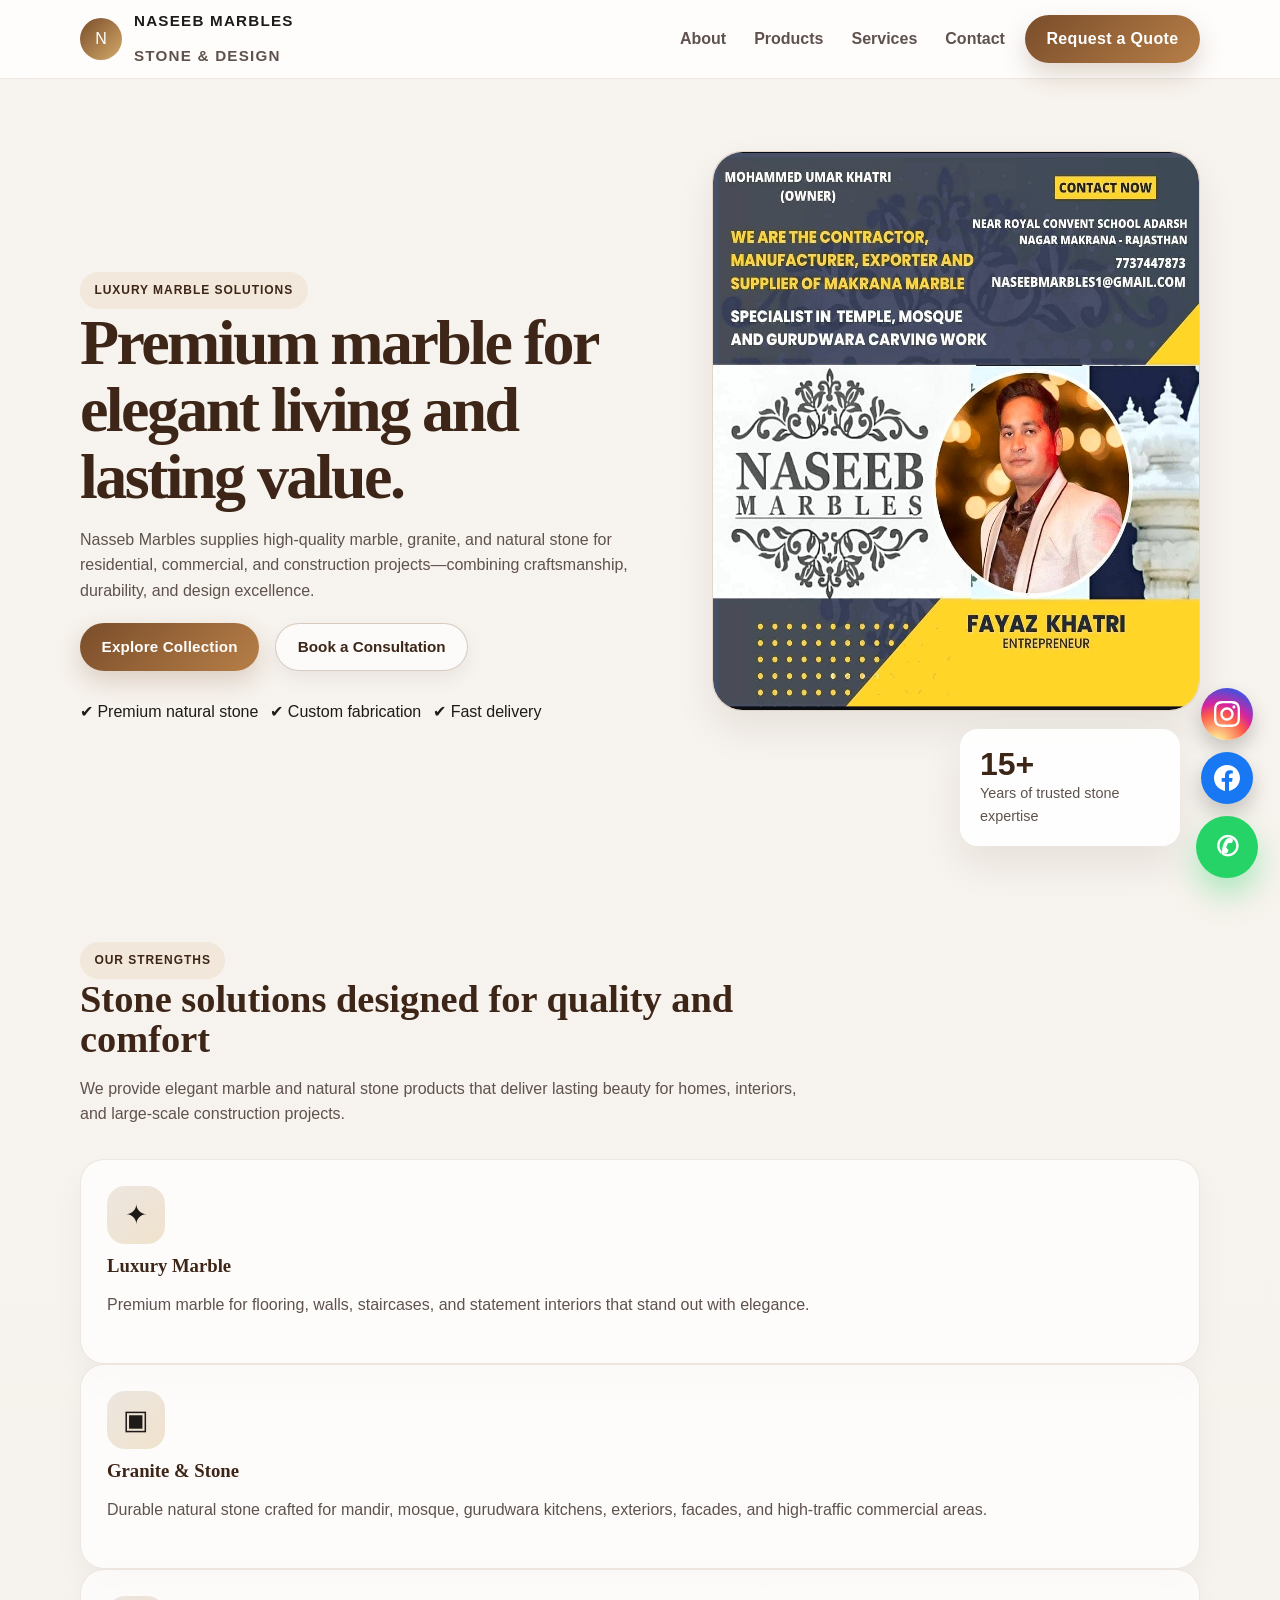
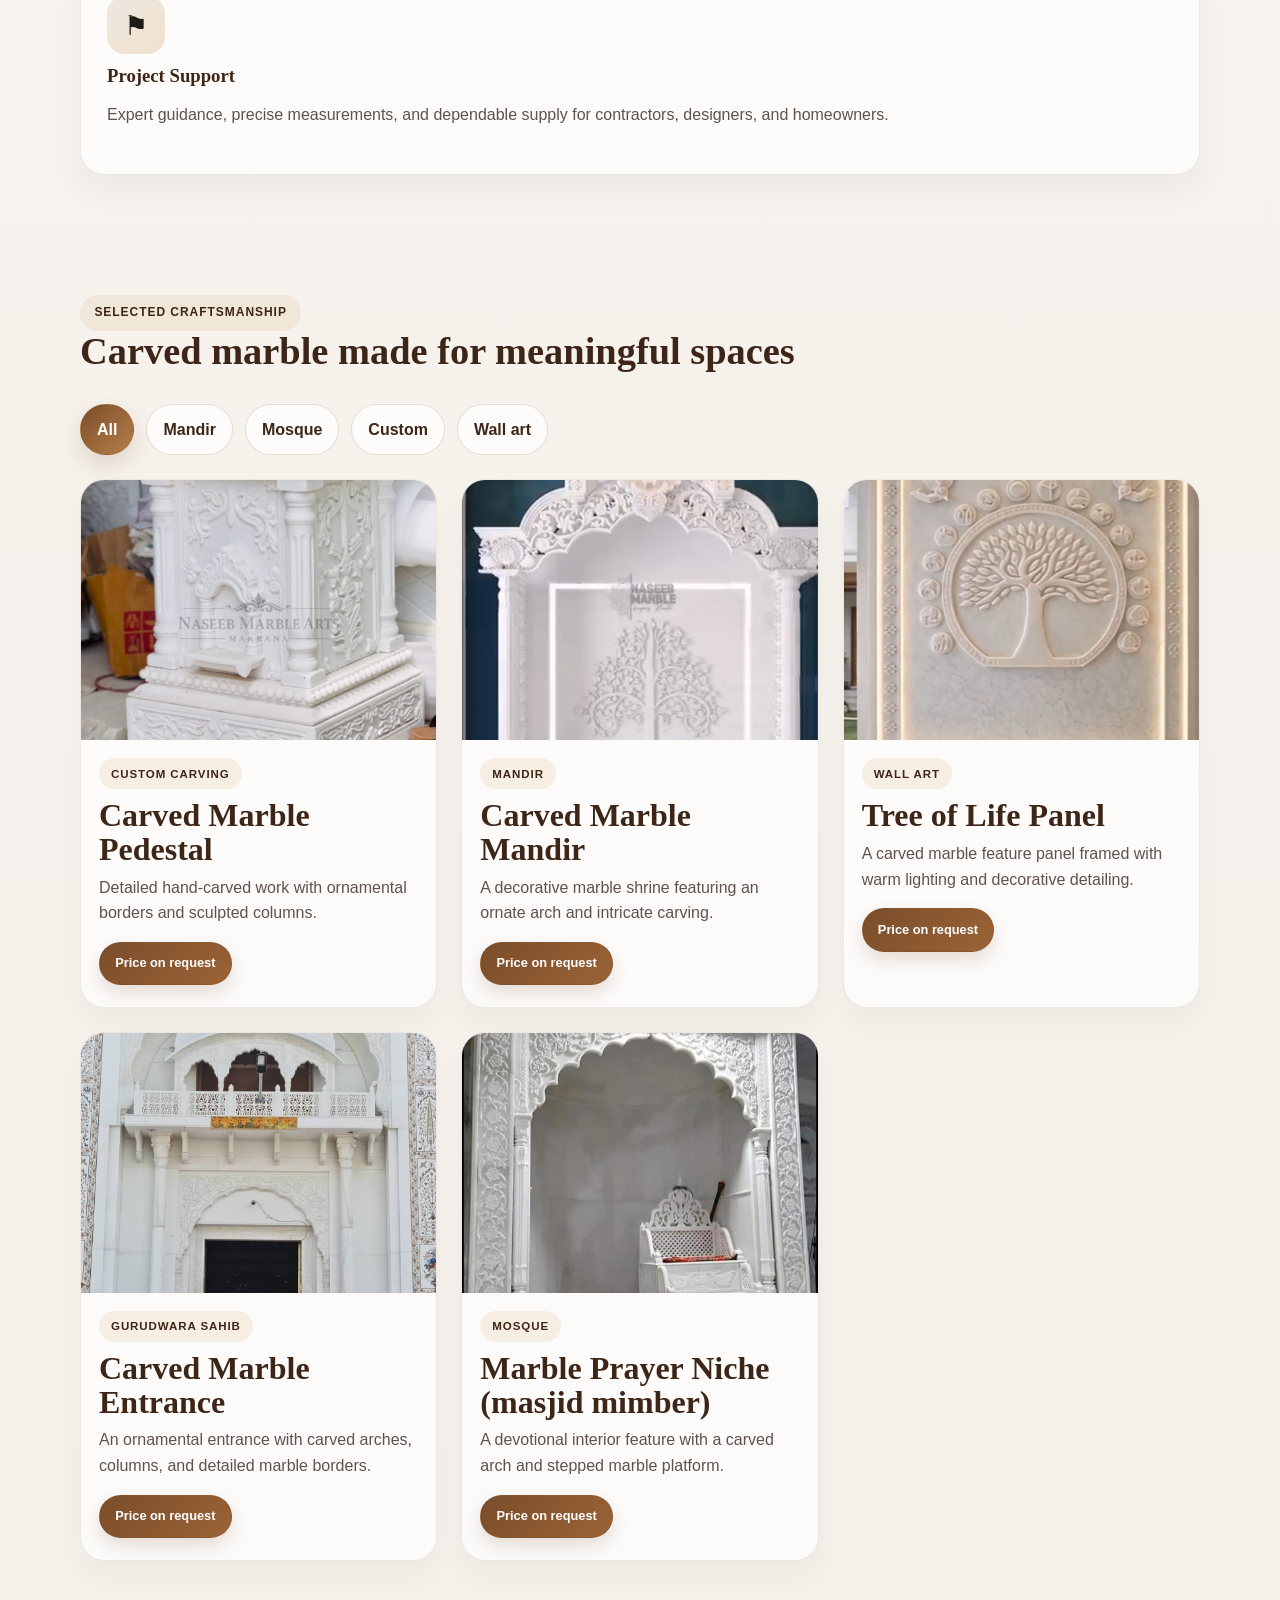
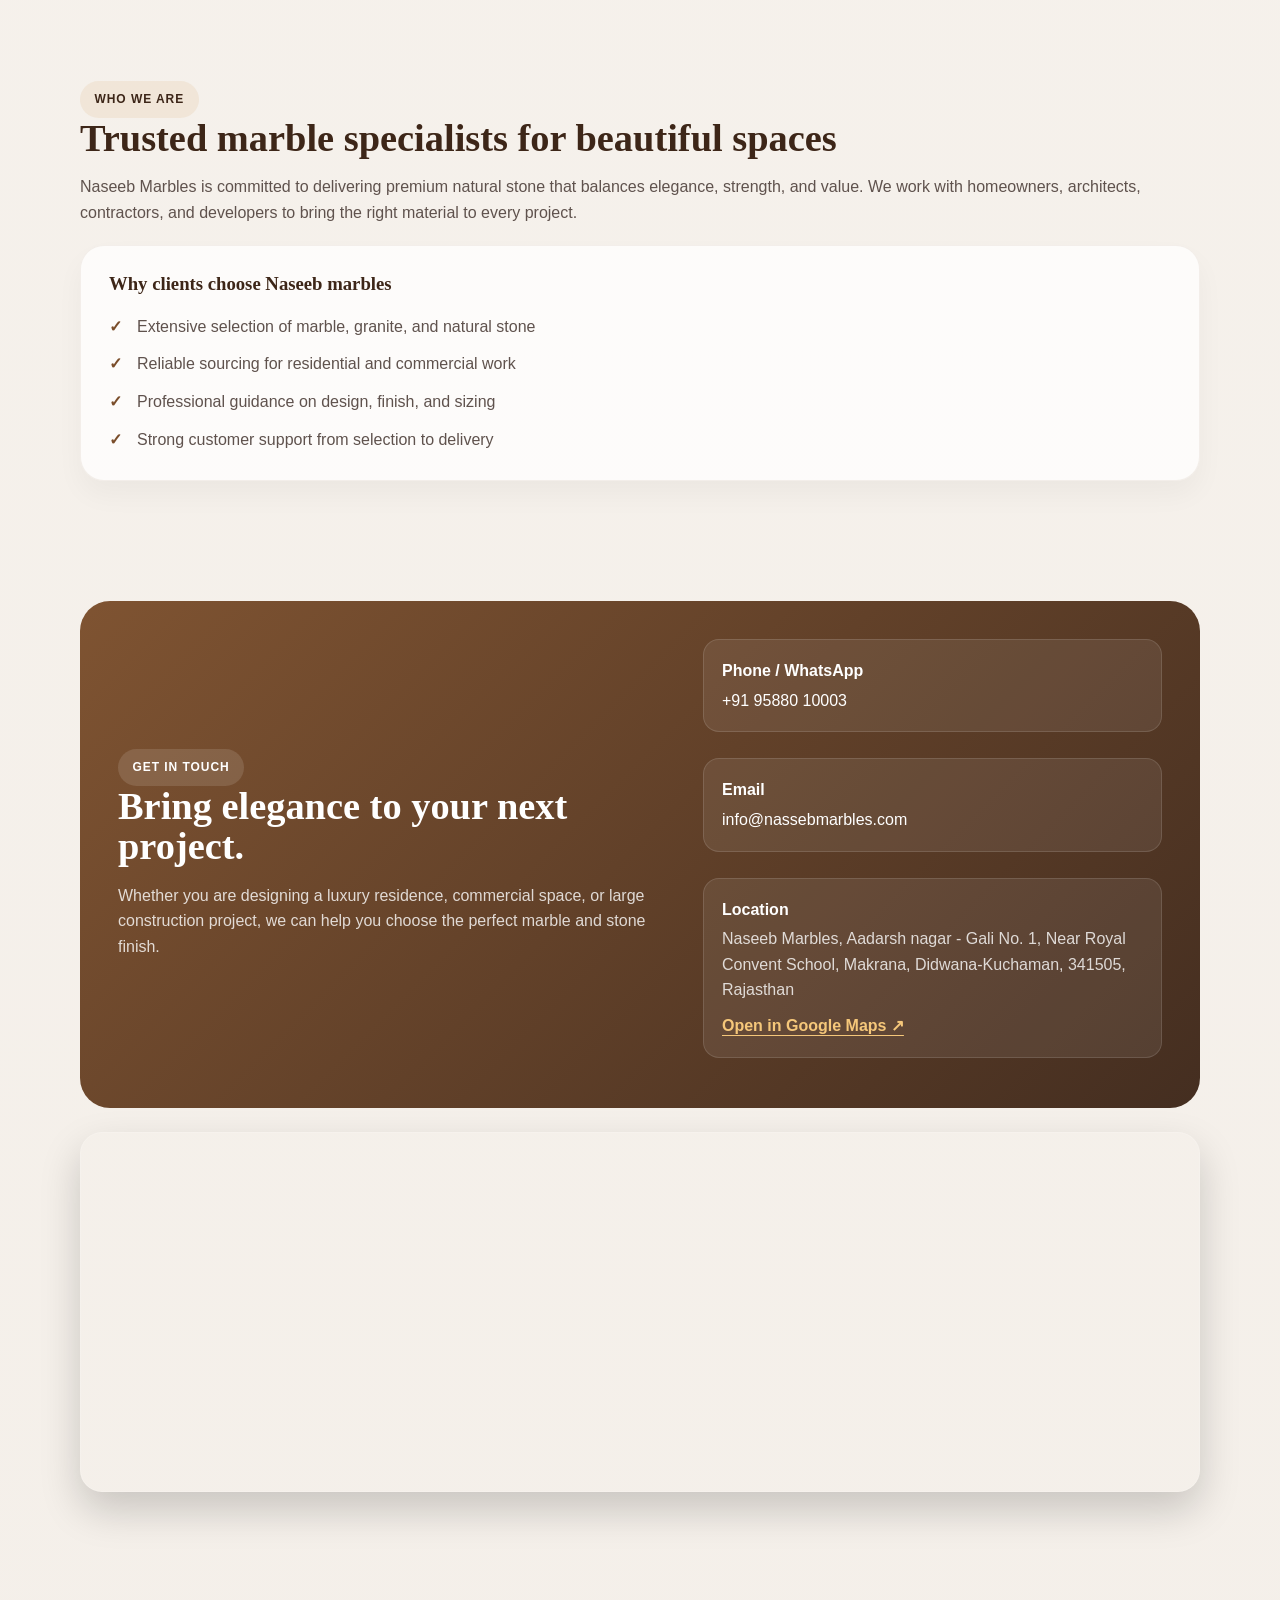
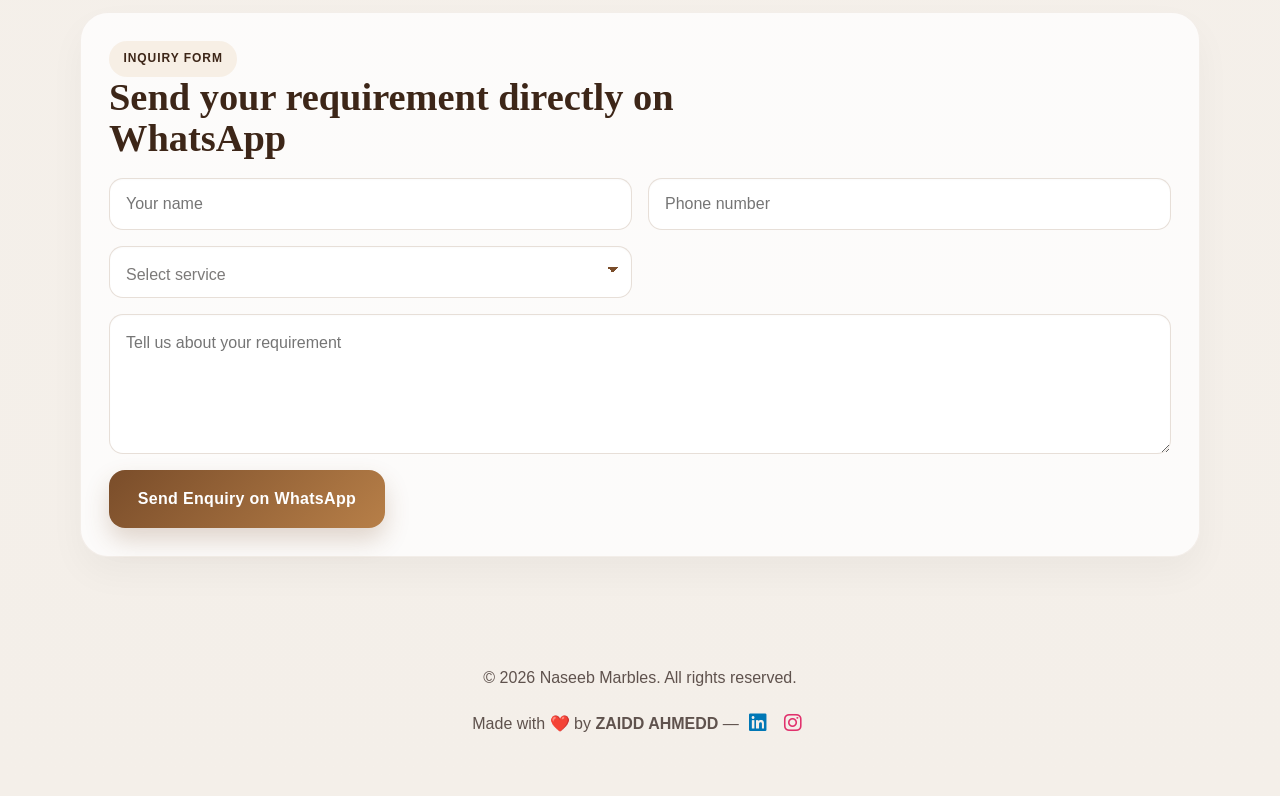
<file: index.html>
<!DOCTYPE html>
<html lang="en">
<head>
  <meta charset="UTF-8" />
  <meta name="viewport" content="width=device-width, initial-scale=1.0" />
  <title>Naseeb Marbles</title>
  <meta name="description" content="Nasseb Marbles - premium marble stone and construction materials for homes and projects." />
  <link rel="preconnect" href="https://fonts.googleapis.com">
  <link rel="preconnect" href="https://fonts.gstatic.com" crossorigin>
  <link href="https://fonts.googleapis.com/css2?family=Cormorant+Garamond:wght@500;600;700&family=Inter:wght@400;500;600;700&display=swap" rel="stylesheet">
  <link rel="stylesheet" href="styles.css" />
  <link rel="stylesheet" href="https://cdnjs.cloudflare.com/ajax/libs/font-awesome/6.5.1/css/all.min.css">
  <meta name="google-site-verification" content="YojaO3pYH_PYiGjCqbBd-1tZALGjyioWob0vyGdKErU" />
</head>


<!-- Floating Social Buttons -->
<div class="social-float-container">
  <!-- Instagram -->
  <a href="https://www.instagram.com/naseebmarbles" target="_blank" rel="noopener noreferrer" class="float-btn float-insta" title="Instagram">
    <svg width="26" height="26" fill="currentColor" viewBox="0 0 24 24">
      <path d="M12 2.163c3.204 0 3.584.012 4.85.07 3.252.148 4.771 1.691 4.919 4.919.058 1.265.069 1.645.069 4.849 0 3.205-.012 3.584-.069 4.849-.149 3.225-1.664 4.771-4.919 4.919-1.266.058-1.644.07-4.85.07-3.204 0-3.584-.012-4.849-.07-3.26-.149-4.771-1.699-4.919-4.92-.058-1.265-.07-1.644-.07-4.849 0-3.204.013-3.583.07-4.849.149-3.227 1.664-4.771 4.919-4.919 1.266-.057 1.645-.069 4.849-.069zm0-2.163c-3.259 0-3.667.014-4.947.072-4.358.2-6.78 2.618-6.98 6.98-.059 1.281-.073 1.689-.073 4.948 0 3.259.014 3.668.072 4.948.2 4.358 2.618 6.78 6.98 6.98 1.281.058 1.689.072 4.948.072 3.259 0 3.668-.014 4.948-.072 4.354-.2 6.782-2.618 6.979-6.98.059-1.28.073-1.689.073-4.948 0-3.259-.014-3.667-.072-4.947-.196-4.354-2.617-6.78-6.979-6.98-1.281-.059-1.69-.073-4.949-.073zm0 5.838c-3.403 0-6.162 2.759-6.162 6.162s2.759 6.163 6.162 6.163 6.162-2.759 6.162-6.163c0-3.403-2.759-6.162-6.162-6.162zm0 10.162c-2.209 0-4-1.79-4-4 0-2.209 1.791-4 4-4s4 1.791 4 4c0 2.21-1.791 4-4 4zm6.406-11.845c-.796 0-1.441.645-1.441 1.44s.645 1.44 1.441 1.44c.795 0 1.439-.645 1.439-1.44s-.644-1.44-1.439-1.44z"/>
    </svg>
  </a>

  <!-- Facebook -->
  <a href="https://www.facebook.com/share/1K4ZCxmMrg/" target="_blank" rel="noopener noreferrer" class="float-btn float-fb" title="Facebook">
    <svg width="26" height="26" fill="currentColor" viewBox="0 0 24 24">
      <path d="M24 12.073c0-6.627-5.373-12-12-12s-12 5.373-12 12c0 5.99 4.388 10.954 10.125 11.854v-8.385H7.078v-3.47h3.047V9.43c0-3.007 1.792-4.669 4.533-4.669 1.312 0 2.686.235 2.686.235v2.953H15.83c-1.491 0-1.956.925-1.956 1.874v2.25h3.328l-.532 3.47h-2.796v8.385C19.612 23.027 24 18.062 24 12.073z"/>
    </svg>
  </a>
</div>


<body>
  <header>
    <div class="container nav">
      <div class="brand">
        <div class="brand-mark">N</div>
        <div>
          <span>Naseeb Marbles</span><br>
          <span class="brand-tag">Stone & Design</span>
        </div>
      </div>
      <nav>
        <a href="about.html">About</a>
        <a href="products.html">Products</a>
        <a href="services.html">Services</a>
        <a href="contact.html">Contact</a>
      </nav>
      <button class="cta-btn quote-open" type="button" data-open-quote>Request a Quote</button>
    </div>
  </header>

  <main>
    <section class="hero">
      <div class="container hero-grid">
        <div>
          <div class="eyebrow">Luxury marble solutions</div>
          <h1>Premium marble for elegant living and lasting value.</h1>
          <p class="lead">
            Nasseb Marbles supplies high-quality marble, granite, and natural stone for residential,
            commercial, and construction projects—combining craftsmanship, durability, and design excellence.
          </p>
          <div class="hero-actions">
            <a class="cta-btn" href="products.html">Explore Collection</a>
            <a class="secondary-btn" href="contact.html">Book a Consultation</a>
          </div>
          <div class="feature-row">
            <div class="feature-pill">✔ Premium natural stone</div>
            <div class="feature-pill">✔ Custom fabrication</div>
            <div class="feature-pill">✔ Fast delivery</div>
          </div>
        </div>

        <div class="hero-visual">
          <div class="photo-card main">
           <img src="intro.jpeg" alt="Marble Hero Banner">
          </div>
          <div class="stats">
            <strong>15+</strong>
            <span>Years of trusted stone expertise</span>
          </div>
        </div>
      </div>
    </section>

    <section class="section" id="services">
      <div class="container">
        <div class="section-head">
          <div class="eyebrow">Our strengths</div>
          <h2>Stone solutions designed for quality and comfort</h2>
          <p>We provide elegant marble and natural stone products that deliver lasting beauty for homes, interiors, and large-scale construction projects.</p>
        </div>

        <div class="cards">
          <div class="card">
            <div class="icon-box">✦</div>
            <h3>Luxury Marble</h3>
            <p>Premium marble for flooring, walls, staircases, and statement interiors that stand out with elegance.</p>
          </div>
          <div class="card">
            <div class="icon-box">▣</div>
            <h3>Granite & Stone</h3>
            <p>Durable natural stone crafted for mandir, mosque, gurudwara  kitchens, exteriors, facades, and high-traffic commercial areas.</p>
          </div>
          <div class="card">
            <div class="icon-box">⚑</div>
            <h3>Project Support</h3>
            <p>Expert guidance, precise measurements, and dependable supply for contractors, designers, and homeowners.</p>
          </div>
        </div>
      </div>
    </section>

    <section class="section" id="products">
      <div class="container">
        <div class="section-head">
          <div class="eyebrow">Selected craftsmanship</div>
          <h2>Carved marble made for meaningful spaces</h2>
        </div>

        <div class="product-filters" aria-label="Product categories">
          <button type="button" class="filter-btn active" data-filter="all">All</button>
          <button type="button" class="filter-btn" data-filter="mandir">Mandir</button>
          <button type="button" class="filter-btn" data-filter="mosque">Mosque</button>
          <button type="button" class="filter-btn" data-filter="custom">Custom</button>
          <button type="button" class="filter-btn" data-filter="wall-art">Wall art</button>
        </div>

        <div class="products">
          <article class="product product-item" data-category="custom">
            <img src="tulsi.jpeg" alt="Hand-carved white marble pedestal with floral details" />
            <div class="product-body">
              <span class="product-tag">Custom carving</span>
              <h3>Carved Marble Pedestal</h3>
              <p>Detailed hand-carved work with ornamental borders and sculpted columns.</p>
              <a class="product-price" href="https://wa.me/919588010003?text=Hello%20Nasseb%20Marbles%2C%20I%20want%20a%20price%20for%20Carved%20Marble%20Pedestal." target="_blank" rel="noopener noreferrer">Price on request</a>
            </div>
          </article>

          <article class="product product-item" data-category="mandir">
            <img src="mandir.jpeg" alt="Ornate white marble mandir against a deep teal wall" />
            <div class="product-body">
              <span class="product-tag">Mandir</span>
              <h3>Carved Marble Mandir</h3>
              <p>A decorative marble shrine featuring an ornate arch and intricate carving.</p>
              <a class="product-price" href="https://wa.me/919588010003?text=Hello%20Nasseb%20Marbles%2C%20I%20want%20a%20price%20for%20Carved%20Marble%20Mandir." target="_blank" rel="noopener noreferrer">Price on request</a>
            </div>
          </article>

          <article class="product product-item" data-category="wall-art">
            <img src="wall.jpeg" alt="Illuminated marble wall panel with a carved tree of life" />
            <div class="product-body">
              <span class="product-tag">Wall art</span>
              <h3>Tree of Life Panel</h3>
              <p>A carved marble feature panel framed with warm lighting and decorative detailing.</p>
              <a class="product-price" href="https://wa.me/919588010003?text=Hello%20Nasseb%20Marbles%2C%20I%20want%20a%20price%20for%20Tree%20of%20Life%20Panel." target="_blank" rel="noopener noreferrer">Price on request</a>
            </div>
          </article>

          <article class="product product-item" data-category="mandir">
            <img src="gurudwara.jpeg" alt="White carved marble architectural entrance with an ornate arch" />
            <div class="product-body">
              <span class="product-tag">GURUDWARA SAHIB</span>
              <h3>Carved Marble Entrance</h3>
              <p>An ornamental entrance with carved arches, columns, and detailed marble borders.</p>
              <a class="product-price" href="https://wa.me/919588010003?text=Hello%20Nasseb%20Marbles%2C%20I%20want%20a%20price%20for%20Carved%20Marble%20Entrance." target="_blank" rel="noopener noreferrer">Price on request</a>
            </div>
          </article>

          <article class="product product-item" data-category="mosque">
            <img src="imagemimber.jpeg" alt="White marble prayer niche with a carved arch and stepped platform" />
            <div class="product-body">
              <span class="product-tag">MOSQUE</span>
              <h3>Marble Prayer Niche (masjid mimber)</h3>
              <p>A devotional interior feature with a carved arch and stepped marble platform.</p>
              <a class="product-price" href="https://wa.me/919588010003?text=Hello%20Nasseb%20Marbles%2C%20I%20want%20a%20price%20for%20Marble%20Prayer%20Niche." target="_blank" rel="noopener noreferrer">Price on request</a>
            </div>
          </article>
        </div>
      </div>
    </section>

    <section class="section" id="about">
      <div class="container about">
        <div>
          <div class="eyebrow">Who we are</div>
          <h2>Trusted marble specialists for beautiful spaces</h2>
          <p class="lead">Naseeb Marbles is committed to delivering premium natural stone that balances elegance, strength, and value. We work with homeowners, architects, contractors, and developers to bring the right material to every project.</p>
        </div>

        <div class="panel">
          <h3>Why clients choose Naseeb marbles</h3>
          <ul class="about-list">
            <li>Extensive selection of marble, granite, and natural stone</li>
            <li>Reliable sourcing for residential and commercial work</li>
            <li>Professional guidance on design, finish, and sizing</li>
            <li>Strong customer support from selection to delivery</li>
          </ul>
        </div>
      </div>
    </section>

    <section class="section" id="contact">
      <div class="container">
        <div class="contact-wrap">
          <div>
            <div class="eyebrow" style="background: rgba(255,255,255,0.12); color: white;">Get in touch</div>
            <h2>Bring elegance to your next project.</h2>
            <p style="color: rgba(255,255,255,0.8); margin: 0; max-width: 560px;">
              Whether you are designing a luxury residence, commercial space, or large construction project, we can help you choose the perfect marble and stone finish.
            </p>
          </div>

          <div class="contact-info">
            <div class="contact-item">
              <strong>Phone / WhatsApp</strong>
              <a href="https://wa.me/919588010003?text=Hello%20Nasseb%20Marbles%2C%20I%20want%20to%20know%20more%20about%20your%20products." target="_blank" rel="noopener">+91 95880 10003</a>
            </div>
            <div class="contact-item">
              <strong>Email</strong>
              info@nassebmarbles.com
            </div>
            <div class="contact-item">
              <strong>Location</strong>
              <span>Naseeb Marbles, Aadarsh nagar - Gali No. 1, Near Royal Convent School, Makrana, Didwana-Kuchaman, 341505, Rajasthan</span>
              <a class="map-link" href="https://www.google.com/maps/search/?api=1&query=Nasseb+Marbles+Gali+No.+1+Makrana+Rajasthan+341505" target="_blank" rel="noopener noreferrer">Open in Google Maps ↗</a>
            </div>
          </div>
        </div>

        <div class="map-wrap">
          <iframe
            title="Naseeb Marbles location on Google Maps"
            src="https://www.google.com/maps?q=Nasseb+Marbles+Gali+No.+1+Makrana+Rajasthan+341505&output=embed"
            loading="lazy"
            referrerpolicy="no-referrer-when-downgrade"
            allowfullscreen
          ></iframe>
        </div>
      </div>
    </section>

    <section class="section">
      <div class="container">
        <div class="inquiry-box">
          <div class="section-head" style="margin-bottom: 20px;">
            <div class="eyebrow">Inquiry form</div>
            <h2>Send your requirement directly on WhatsApp</h2>
          </div>

          <form class="inquiry-form" id="whatsappForm">
            <input type="text" id="name" placeholder="Your name" required />
            <input type="tel" id="phone" placeholder="Phone number" required />
            <select id="service" required>
              <option value="">Select service</option>
              <option value="Marble Supply">Marble Supply</option>
              <option value="Granite & Stone">Granite & Stone</option>
              <option value="Custom Fabrication">Custom Fabrication</option>
              <option value="Project Consultation">Project Consultation</option>
            </select>
            <textarea id="message" placeholder="Tell us about your requirement" required></textarea>
            <button type="submit" class="cta-btn">Send Enquiry on WhatsApp</button>
          </form>
        </div>
      </div>
    </section>
  </main>



  <footer>
  <div class="container">
    <p>© 2026 Naseeb Marbles. All rights reserved.</p>
    <p>
      Made with ❤️ by <strong>ZAIDD AHMEDD</strong> — 
      <a href="https://www.linkedin.com/in/zaid-ahmed-gour-6996783a5" target="_blank" rel="noopener noreferrer" style="text-decoration: none; margin: 0 6px; color: #0077b5;">
        <i class="fa-brands fa-linkedin fa-lg"></i>
      </a>
      <a href="https://www.instagram.com/zaidd_4z_x" target="_blank" rel="noopener noreferrer" style="text-decoration: none; margin: 0 6px; color: #E1306C;">
        <i class="fa-brands fa-instagram fa-lg"></i>
      </a>
    </p>
  </div>
</footer>

  <a class="whatsapp-float" href="https://wa.me/919588010003?text=Hello%20Nasseb%20Marbles%2C%20I%20want%20to%20know%20more%20about%20your%20products." target="_blank" rel="noopener" aria-label="Chat on WhatsApp">✆</a>

  <dialog class="quote-dialog" id="quoteDialog" aria-labelledby="quoteDialogTitle">
    <div class="quote-dialog-card">
      <button class="quote-close" type="button" data-close-quote aria-label="Close quote form">×</button>
      <div class="eyebrow">Request a quote</div>
      <h2 id="quoteDialogTitle">Tell us about your project</h2>
      <p>Share the required product details. We will respond through WhatsApp.</p>

      <form class="quote-form" id="quoteModalForm">
        <label>
          Your name
          <input id="modalName" type="text" autocomplete="name" required />
        </label>
        <label>
          Phone number
          <input id="modalPhone" type="tel" autocomplete="tel" required />
        </label>
        <label>
          Product or service
          <select id="modalProduct" required>
            <option value="">Select product or service</option>
            <option>Marble Supply</option>
            <option>Granite & Stone</option>
            <option>Custom Fabrication</option>
            <option>Project Consultation</option>
          </select>
        </label>
        <label>
          Dimensions
          <input id="modalDimensions" type="text" placeholder="e.g. 2m × 1m" required />
        </label>
        <label>
          Quantity
          <input id="modalQuantity" type="number" min="1" required />
        </label>
        <label class="quote-form-full">
          Project details
          <textarea id="modalDetails" placeholder="Finish, design, delivery, or other requirements" required></textarea>
        </label>
        <button class="cta-btn quote-form-full" type="submit">Send Quote on WhatsApp</button>
      </form>
    </div>
  </dialog>

  <script>
    const form = document.getElementById('whatsappForm');
    const phoneNumber = '919588010003';

    if (form) {
      form.addEventListener('submit', function (event) {
        event.preventDefault();

        const name = document.getElementById('name').value.trim();
        const phone = document.getElementById('phone').value.trim();
        const service = document.getElementById('service').value.trim();
        const message = document.getElementById('message').value.trim();

        if (!name || !phone || !service || !message) {
          alert('Please fill in all fields before sending.');
          return;
        }

        const text = encodeURIComponent(
          `Hello Naseeb Marbles,\n\nName: ${name}\nPhone: ${phone}\nService: ${service}\nRequirement: ${message}`
        );

        const whatsappUrl = `https://wa.me/${phoneNumber}?text=${text}`;
        window.open(whatsappUrl, '_blank');
      });
    }

    const quoteDialog = document.getElementById('quoteDialog');
    const quoteOpenButton = document.querySelector('[data-open-quote]');
    const quoteCloseButton = document.querySelector('[data-close-quote]');
    const quoteModalForm = document.getElementById('quoteModalForm');

    function openQuoteDialog() {
      if (quoteDialog && typeof quoteDialog.showModal === 'function') {
        quoteDialog.showModal();
      }
    }

    function closeQuoteDialog() {
      if (quoteDialog && quoteDialog.open) {
        quoteDialog.close();
      }
    }

    quoteOpenButton?.addEventListener('click', openQuoteDialog);
    quoteCloseButton?.addEventListener('click', closeQuoteDialog);

    quoteDialog?.addEventListener('click', function (event) {
      if (event.target === quoteDialog) {
        closeQuoteDialog();
      }
    });

    quoteDialog?.addEventListener('cancel', function () {
      closeQuoteDialog();
    });

    quoteModalForm?.addEventListener('submit', function (event) {
      event.preventDefault();

      const name = document.getElementById('modalName').value.trim();
      const phone = document.getElementById('modalPhone').value.trim();
      const product = document.getElementById('modalProduct').value.trim();
      const dimensions = document.getElementById('modalDimensions').value.trim();
      const quantity = document.getElementById('modalQuantity').value.trim();
      const details = document.getElementById('modalDetails').value.trim();

      const message = encodeURIComponent(
        `Hello Nasseb Marbles,\n\nName: ${name}\nPhone: ${phone}\nProduct / Service: ${product}\nDimensions: ${dimensions}\nQuantity: ${quantity}\nProject details: ${details}`
      );

      window.open(`https://wa.me/919588010003?text=${message}`, '_blank', 'noopener,noreferrer');
      closeQuoteDialog();
      quoteModalForm.reset();
    });

    const homeFilterButtons = document.querySelectorAll('.filter-btn');
    const homeProductItems = document.querySelectorAll('.product-item');

    homeFilterButtons.forEach((button) => {
      button.addEventListener('click', () => {
        const selectedFilter = button.dataset.filter;

        homeFilterButtons.forEach((btn) => btn.classList.toggle('active', btn === button));

        homeProductItems.forEach((item) => {
          const matches = selectedFilter === 'all' || item.dataset.category === selectedFilter;
          item.classList.toggle('is-hidden', !matches);
        });
      });
    });
  </script>
</body>
</html>
</file>
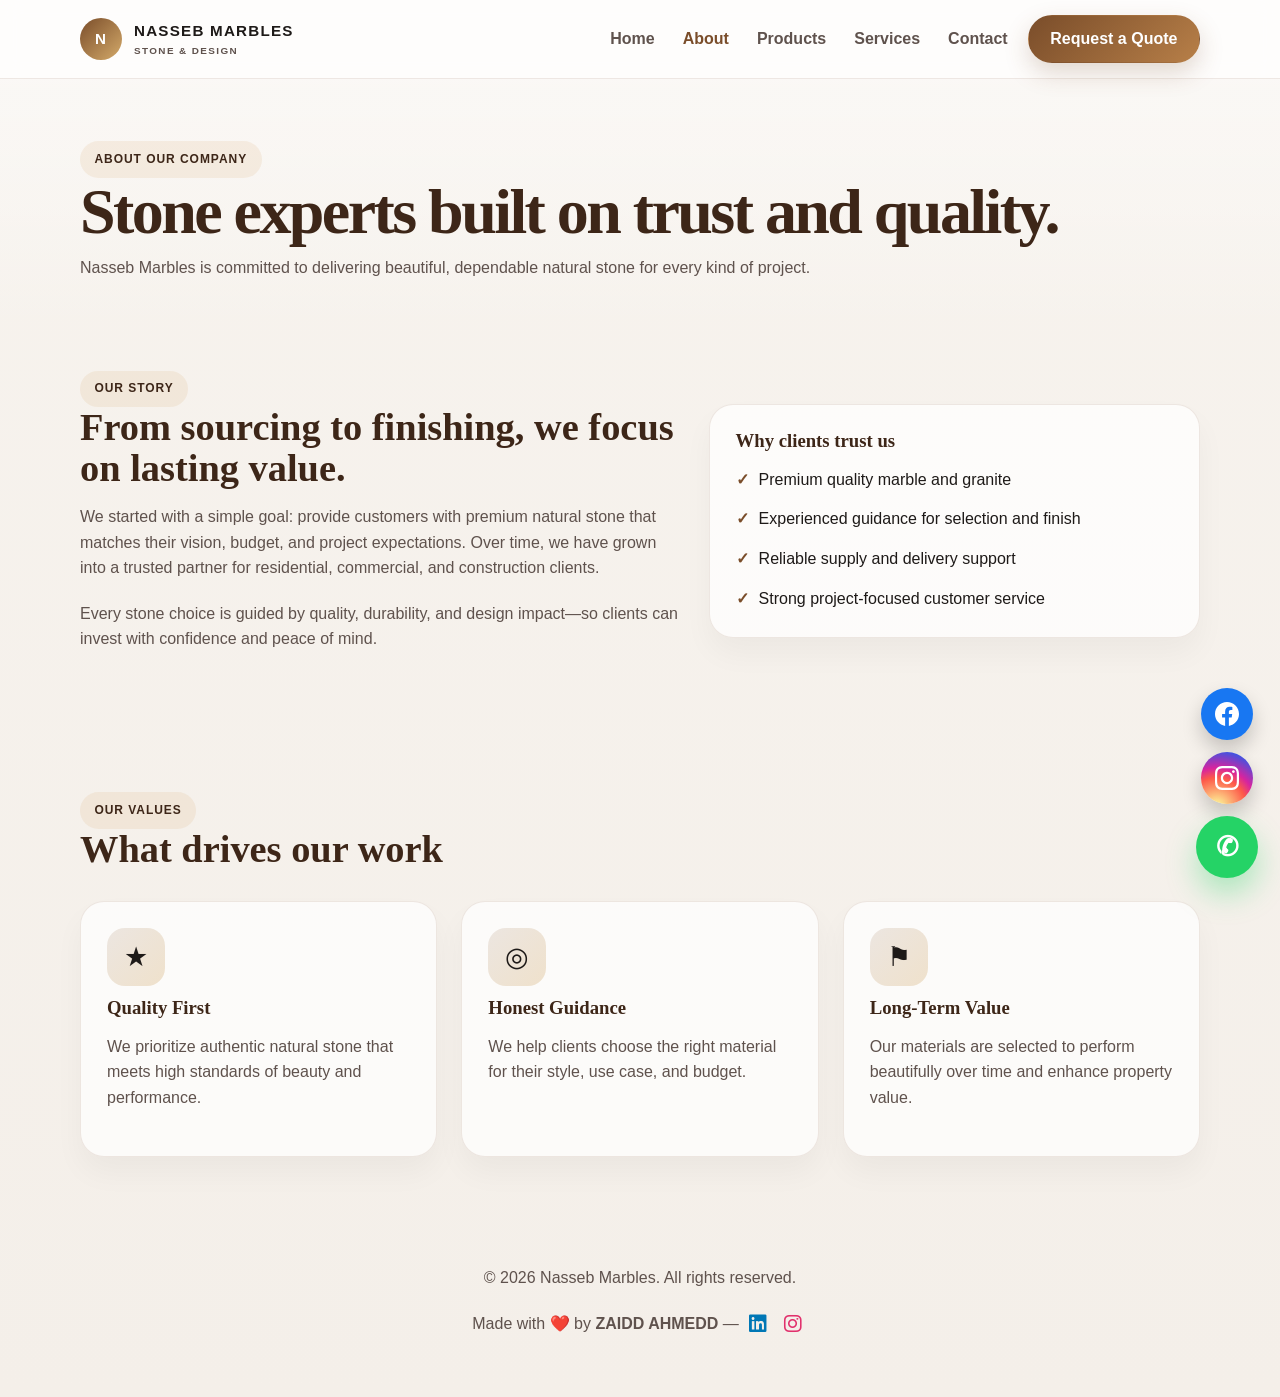
<file: about.html>
<!DOCTYPE html>
<html lang="en">
<head>
  <meta charset="UTF-8" />
  <meta name="viewport" content="width=device-width, initial-scale=1.0" />
  <title>About | Nasseb Marbles</title>
  <meta name="description" content="Learn about Nasseb Marbles and our approach to premium marble and stone supply." />
  <link rel="stylesheet" href="styles.css" />
  <link rel="stylesheet" href="https://cdnjs.cloudflare.com/ajax/libs/font-awesome/6.5.1/css/all.min.css">
</head>
<body>
  <header>
    <div class="container navbar">
      <a href="index.html" class="brand">
        <span class="brand-mark">N</span>
        <span>
          Nasseb Marbles
          <small>Stone & Design</small>
        </span>
      </a>

      <nav class="nav-links">
        <a href="index.html">Home</a>
        <a href="about.html" class="active">About</a>
        <a href="products.html">Products</a>
        <a href="services.html">Services</a>
        <a href="contact.html">Contact</a>
      </nav>

      <a href="https://wa.me/919588010003?text=Hello%20Nasseb%20Marbles%2C%20I%20want%20to%20request%20a%20quote." class="btn btn-primary" target="_blank" rel="noopener noreferrer">Request a Quote</a>
    </div>
  </header>

  <main>
    <section class="page-banner">
      <div class="container">
        <div class="eyebrow">About our company</div>
        <h1>Stone experts built on trust and quality.</h1>
        <p>Nasseb Marbles is committed to delivering beautiful, dependable natural stone for every kind of project.</p>
      </div>
    </section>

    <section class="section">
      <div class="container about-grid">
        <div>
          <div class="eyebrow">Our story</div>
          <h2>From sourcing to finishing, we focus on lasting value.</h2>
          <p>We started with a simple goal: provide customers with premium natural stone that matches their vision, budget, and project expectations. Over time, we have grown into a trusted partner for residential, commercial, and construction clients.</p>
          <p>Every stone choice is guided by quality, durability, and design impact—so clients can invest with confidence and peace of mind.</p>
        </div>

        <div class="info-panel">
          <h3>Why clients trust us</h3>
          <ul class="list">
            <li>Premium quality marble and granite</li>
            <li>Experienced guidance for selection and finish</li>
            <li>Reliable supply and delivery support</li>
            <li>Strong project-focused customer service</li>
          </ul>
        </div>
      </div>
    </section>

    <section class="section">
      <div class="container">
        <div class="section-head">
          <div class="eyebrow">Our values</div>
          <h2>What drives our work</h2>
        </div>

        <div class="card-grid">
          <div class="card">
            <div class="icon-box">★</div>
            <h3>Quality First</h3>
            <p>We prioritize authentic natural stone that meets high standards of beauty and performance.</p>
          </div>

          <div class="card">
            <div class="icon-box">◎</div>
            <h3>Honest Guidance</h3>
            <p>We help clients choose the right material for their style, use case, and budget.</p>
          </div>

          <div class="card">
            <div class="icon-box">⚑</div>
            <h3>Long-Term Value</h3>
            <p>Our materials are selected to perform beautifully over time and enhance property value.</p>
          </div>
        </div>
      </div>
    </section>
  </main>

  <footer>
  <div class="container">
    <p>© 2026 Nasseb Marbles. All rights reserved.</p>
    <p>
      Made with ❤️ by <strong>ZAIDD AHMEDD</strong> — 
      <a href="https://www.linkedin.com/in/zaid-ahmed-gour-6996783a5" target="_blank" rel="noopener noreferrer" style="text-decoration: none; margin: 0 6px; color: #0077b5;">
        <i class="fa-brands fa-linkedin fa-lg"></i>
      </a>
      <a href="https://www.instagram.com/zaidd_4z_x" target="_blank" rel="noopener noreferrer" style="text-decoration: none; margin: 0 6px; color: #E1306C;">
        <i class="fa-brands fa-instagram fa-lg"></i>
      </a>
    </p>
  </div>
</footer>

   <!-- Floating Social Buttons -->
<div class="social-float-container">
  <!-- Facebook -->
  <a href="https://www.facebook.com/share/1K4ZCxmMrg/" target="_blank" rel="noopener noreferrer" class="float-btn float-fb" title="Facebook">
    <svg width="24" height="24" fill="currentColor" viewBox="0 0 24 24">
      <path d="M24 12.073c0-6.627-5.373-12-12-12s-12 5.373-12 12c0 5.99 4.388 10.954 10.125 11.854v-8.385H7.078v-3.47h3.047V9.43c0-3.007 1.792-4.669 4.533-4.669 1.312 0 2.686.235 2.686.235v2.953H15.83c-1.491 0-1.956.925-1.956 1.874v2.25h3.328l-.532 3.47h-2.796v8.385C19.612 23.027 24 18.062 24 12.073z"/>
    </svg>
  </a>

  <!-- Instagram -->
  <a href="https://www.instagram.com/naseebmarbles" target="_blank" rel="noopener noreferrer" class="float-btn float-insta" title="Instagram">
    <svg width="24" height="24" fill="currentColor" viewBox="0 0 24 24">
      <path d="M12 2.163c3.204 0 3.584.012 4.85.07 3.252.148 4.771 1.691 4.919 4.919.058 1.265.069 1.645.069 4.849 0 3.205-.012 3.584-.069 4.849-.149 3.225-1.664 4.771-4.919 4.919-1.266.058-1.644.07-4.85.07-3.204 0-3.584-.012-4.849-.07-3.26-.149-4.771-1.699-4.919-4.92-.058-1.265-.07-1.644-.07-4.849 0-3.204.013-3.583.07-4.849.149-3.227 1.664-4.771 4.919-4.919 1.266-.057 1.645-.069 4.849-.069zm0-2.163c-3.259 0-3.667.014-4.947.072-4.358.2-6.78 2.618-6.98 6.98-.059 1.281-.073 1.689-.073 4.948 0 3.259.014 3.668.072 4.948.2 4.358 2.618 6.78 6.98 6.98 1.281.058 1.689.072 4.948.072 3.259 0 3.668-.014 4.948-.072 4.354-.2 6.782-2.618 6.979-6.98.059-1.28.073-1.689.073-4.948 0-3.259-.014-3.667-.072-4.947-.196-4.354-2.617-6.78-6.979-6.98-1.281-.059-1.69-.073-4.949-.073zm0 5.838c-3.403 0-6.162 2.759-6.162 6.162s2.759 6.163 6.162 6.163 6.162-2.759 6.162-6.163c0-3.403-2.759-6.162-6.162-6.162zm0 10.162c-2.209 0-4-1.79-4-4 0-2.209 1.791-4 4-4s4 1.791 4 4c0 2.21-1.791 4-4 4zm6.406-11.845c-.796 0-1.441.645-1.441 1.44s.645 1.44 1.441 1.44c.795 0 1.439-.645 1.439-1.44s-.644-1.44-1.439-1.44z"/>
    </svg>
  </a>
</div>
  <a class="whatsapp-float" href="https://wa.me/919588010003?text=Hello%20Nasseb%20Marbles%2C%20I%20would%20like%20to%20learn%20more%20about%20your%20stone%20products." target="_blank" rel="noopener" aria-label="Chat on WhatsApp">✆</a>
</body>
</html>
</file>
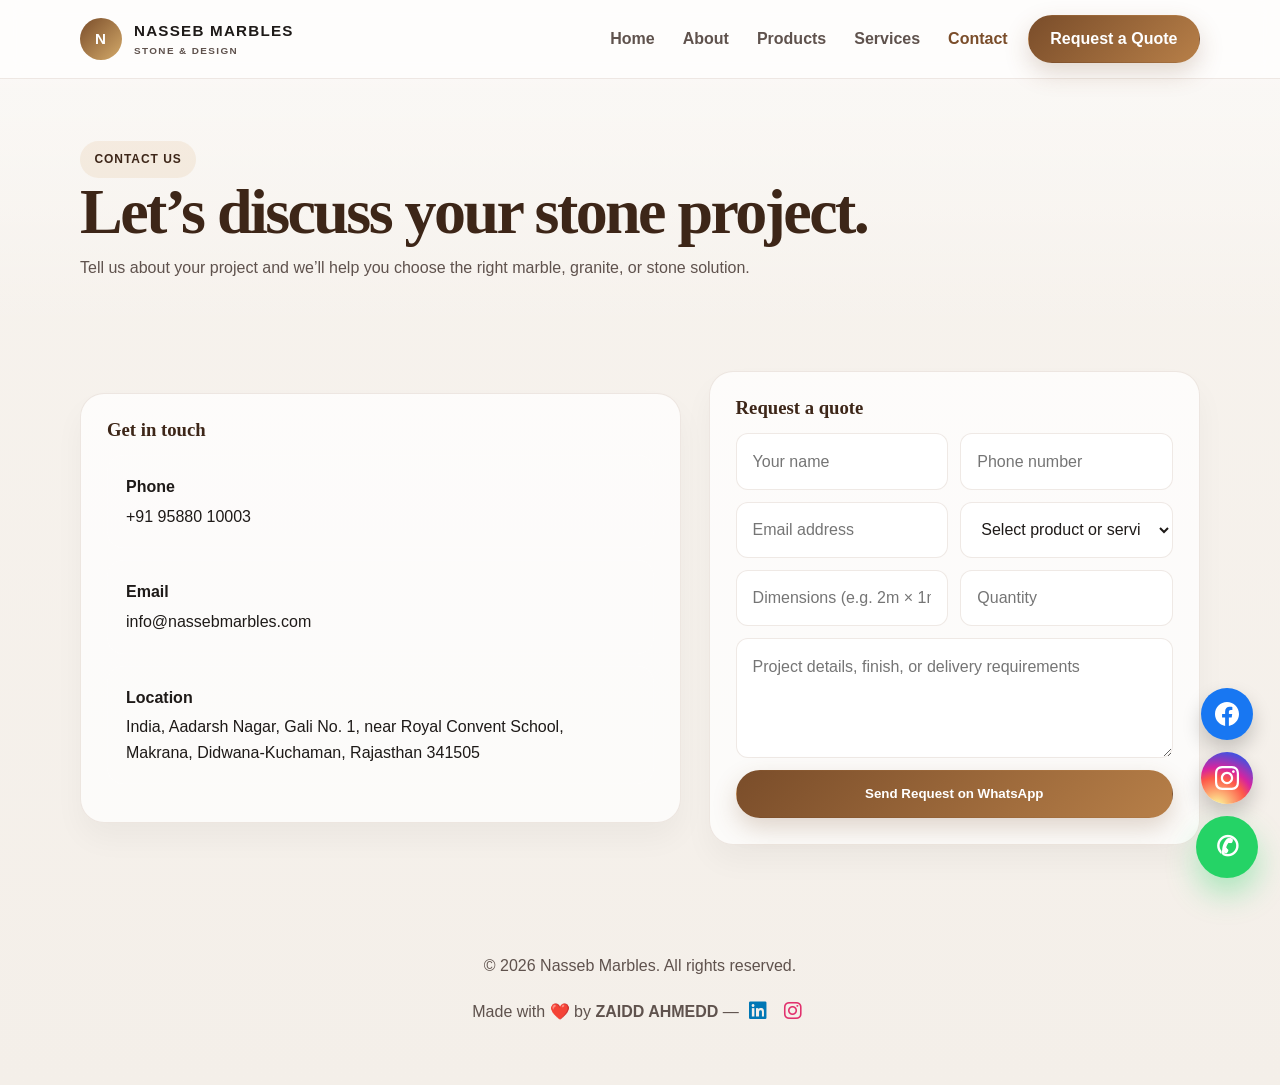
<file: contact.html>
<!DOCTYPE html>
<html lang="en">
<head>
  <meta charset="UTF-8" />
  <meta name="viewport" content="width=device-width, initial-scale=1.0" />
  <title>Contact | Nasseb Marbles</title>
  <meta name="description" content="Contact Nasseb Marbles for natural stone supply, design guidance, and project quotes." />
  <link rel="stylesheet" href="styles.css" />
  <link rel="stylesheet" href="https://cdnjs.cloudflare.com/ajax/libs/font-awesome/6.5.1/css/all.min.css">
</head>
<body>
  <header>
    <div class="container navbar">
      <a href="index.html" class="brand">
        <span class="brand-mark">N</span>
        <span>
          Nasseb Marbles
          <small>Stone & Design</small>
        </span>
      </a>

      <nav class="nav-links">
        <a href="index.html">Home</a>
        <a href="about.html">About</a>
        <a href="products.html">Products</a>
        <a href="services.html">Services</a>
        <a href="contact.html" class="active">Contact</a>
      </nav>

      <a href="https://wa.me/919588010003?text=Hello%20Nasseb%20Marbles%2C%20I%20want%20to%20request%20a%20quote." class="btn btn-primary" target="_blank" rel="noopener noreferrer">Request a Quote</a>
    </div>
  </header>

  <main>
    <section class="page-banner">
      <div class="container">
        <div class="eyebrow">Contact us</div>
        <h1>Let’s discuss your stone project.</h1>
        <p>Tell us about your project and we’ll help you choose the right marble, granite, or stone solution.</p>
      </div>
    </section>

    <section class="section">
      <div class="container contact-grid">
        <div class="contact-panel">
          <h3>Get in touch</h3>
          <div class="contact-item">
            <strong>Phone</strong>
            <a href="tel:+919588010003">+91 95880 10003</a>
          </div>
          <div class="contact-item">
            <strong>Email</strong>
            <a href="mailto:info@nassebmarbles.com">info@nassebmarbles.com</a>
          </div>
          <div class="contact-item">
            <strong>Location</strong>
            India, Aadarsh Nagar, Gali No. 1, near Royal Convent School, Makrana, Didwana-Kuchaman, Rajasthan 341505
          </div>
        </div>

        <div class="contact-panel">
          <h3>Request a quote</h3>
          <form class="form-grid" id="quoteForm">
            <input id="quoteName" type="text" placeholder="Your name" required />
            <input id="quotePhone" type="tel" placeholder="Phone number" required />
            <input id="quoteEmail" type="email" placeholder="Email address" required />
            <select id="quoteProduct" required>
              <option value="">Select product or service</option>
              <option>Marble Supply</option>
              <option>Granite & Stone</option>
              <option>Custom Fabrication</option>
              <option>Project Consultation</option>
            </select>
            <input id="quoteDimensions" type="text" placeholder="Dimensions (e.g. 2m × 1m)" required />
            <input id="quoteQuantity" type="number" min="1" placeholder="Quantity" required />
            <textarea id="quoteDetails" placeholder="Project details, finish, or delivery requirements" required></textarea>
            <button type="submit" class="btn btn-primary">Send Request on WhatsApp</button>
          </form>
        </div>
      </div>
    </section>
  </main>

  <footer>
  <div class="container">
    <p>© 2026 Nasseb Marbles. All rights reserved.</p>
    <p>
      Made with ❤️ by <strong>ZAIDD AHMEDD</strong> — 
      <a href="https://www.linkedin.com/in/zaid-ahmed-gour-6996783a5" target="_blank" rel="noopener noreferrer" style="text-decoration: none; margin: 0 6px; color: #0077b5;">
        <i class="fa-brands fa-linkedin fa-lg"></i>
      </a>
      <a href="https://www.instagram.com/zaidd_4z_x" target="_blank" rel="noopener noreferrer" style="text-decoration: none; margin: 0 6px; color: #E1306C;">
        <i class="fa-brands fa-instagram fa-lg"></i>
      </a>
    </p>
  </div>
</footer>

  <!-- Floating Social Buttons -->
<div class="social-float-container">
  <!-- Facebook -->
  <a href="https://www.facebook.com/share/1K4ZCxmMrg/" target="_blank" rel="noopener noreferrer" class="float-btn float-fb" title="Facebook">
    <svg width="24" height="24" fill="currentColor" viewBox="0 0 24 24">
      <path d="M24 12.073c0-6.627-5.373-12-12-12s-12 5.373-12 12c0 5.99 4.388 10.954 10.125 11.854v-8.385H7.078v-3.47h3.047V9.43c0-3.007 1.792-4.669 4.533-4.669 1.312 0 2.686.235 2.686.235v2.953H15.83c-1.491 0-1.956.925-1.956 1.874v2.25h3.328l-.532 3.47h-2.796v8.385C19.612 23.027 24 18.062 24 12.073z"/>
    </svg>
  </a>

  <!-- Instagram -->
  <a href="https://www.instagram.com/naseebmarbles" target="_blank" rel="noopener noreferrer" class="float-btn float-insta" title="Instagram">
    <svg width="24" height="24" fill="currentColor" viewBox="0 0 24 24">
      <path d="M12 2.163c3.204 0 3.584.012 4.85.07 3.252.148 4.771 1.691 4.919 4.919.058 1.265.069 1.645.069 4.849 0 3.205-.012 3.584-.069 4.849-.149 3.225-1.664 4.771-4.919 4.919-1.266.058-1.644.07-4.85.07-3.204 0-3.584-.012-4.849-.07-3.26-.149-4.771-1.699-4.919-4.92-.058-1.265-.07-1.644-.07-4.849 0-3.204.013-3.583.07-4.849.149-3.227 1.664-4.771 4.919-4.919 1.266-.057 1.645-.069 4.849-.069zm0-2.163c-3.259 0-3.667.014-4.947.072-4.358.2-6.78 2.618-6.98 6.98-.059 1.281-.073 1.689-.073 4.948 0 3.259.014 3.668.072 4.948.2 4.358 2.618 6.78 6.98 6.98 1.281.058 1.689.072 4.948.072 3.259 0 3.668-.014 4.948-.072 4.354-.2 6.782-2.618 6.979-6.98.059-1.28.073-1.689.073-4.948 0-3.259-.014-3.667-.072-4.947-.196-4.354-2.617-6.78-6.979-6.98-1.281-.059-1.69-.073-4.949-.073zm0 5.838c-3.403 0-6.162 2.759-6.162 6.162s2.759 6.163 6.162 6.163 6.162-2.759 6.162-6.163c0-3.403-2.759-6.162-6.162-6.162zm0 10.162c-2.209 0-4-1.79-4-4 0-2.209 1.791-4 4-4s4 1.791 4 4c0 2.21-1.791 4-4 4zm6.406-11.845c-.796 0-1.441.645-1.441 1.44s.645 1.44 1.441 1.44c.795 0 1.439-.645 1.439-1.44s-.644-1.44-1.439-1.44z"/>
    </svg>
  </a>
</div>
  <a class="whatsapp-float" href="https://wa.me/919588010003?text=Hello%20Nasseb%20Marbles%2C%20I%20want%20to%20request%20a%20quote." target="_blank" rel="noopener" aria-label="Chat on WhatsApp">✆</a>

  <script>
    const quoteForm = document.getElementById('quoteForm');

    if (quoteForm) {
      quoteForm.addEventListener('submit', function (event) {
        event.preventDefault();

        const name = document.getElementById('quoteName').value.trim();
        const phone = document.getElementById('quotePhone').value.trim();
        const email = document.getElementById('quoteEmail').value.trim();
        const product = document.getElementById('quoteProduct').value.trim();
        const dimensions = document.getElementById('quoteDimensions').value.trim();
        const quantity = document.getElementById('quoteQuantity').value.trim();
        const details = document.getElementById('quoteDetails').value.trim();

        const message = encodeURIComponent(
          `Hello Nasseb Marbles,\n\nName: ${name}\nPhone: ${phone}\nEmail: ${email}\nProduct / Service: ${product}\nDimensions: ${dimensions}\nQuantity: ${quantity}\nProject details: ${details}`
        );

        window.open(`https://wa.me/919588010003?text=${message}`, '_blank', 'noopener,noreferrer');
      });
    }
  </script>
</body>
</html>
</file>
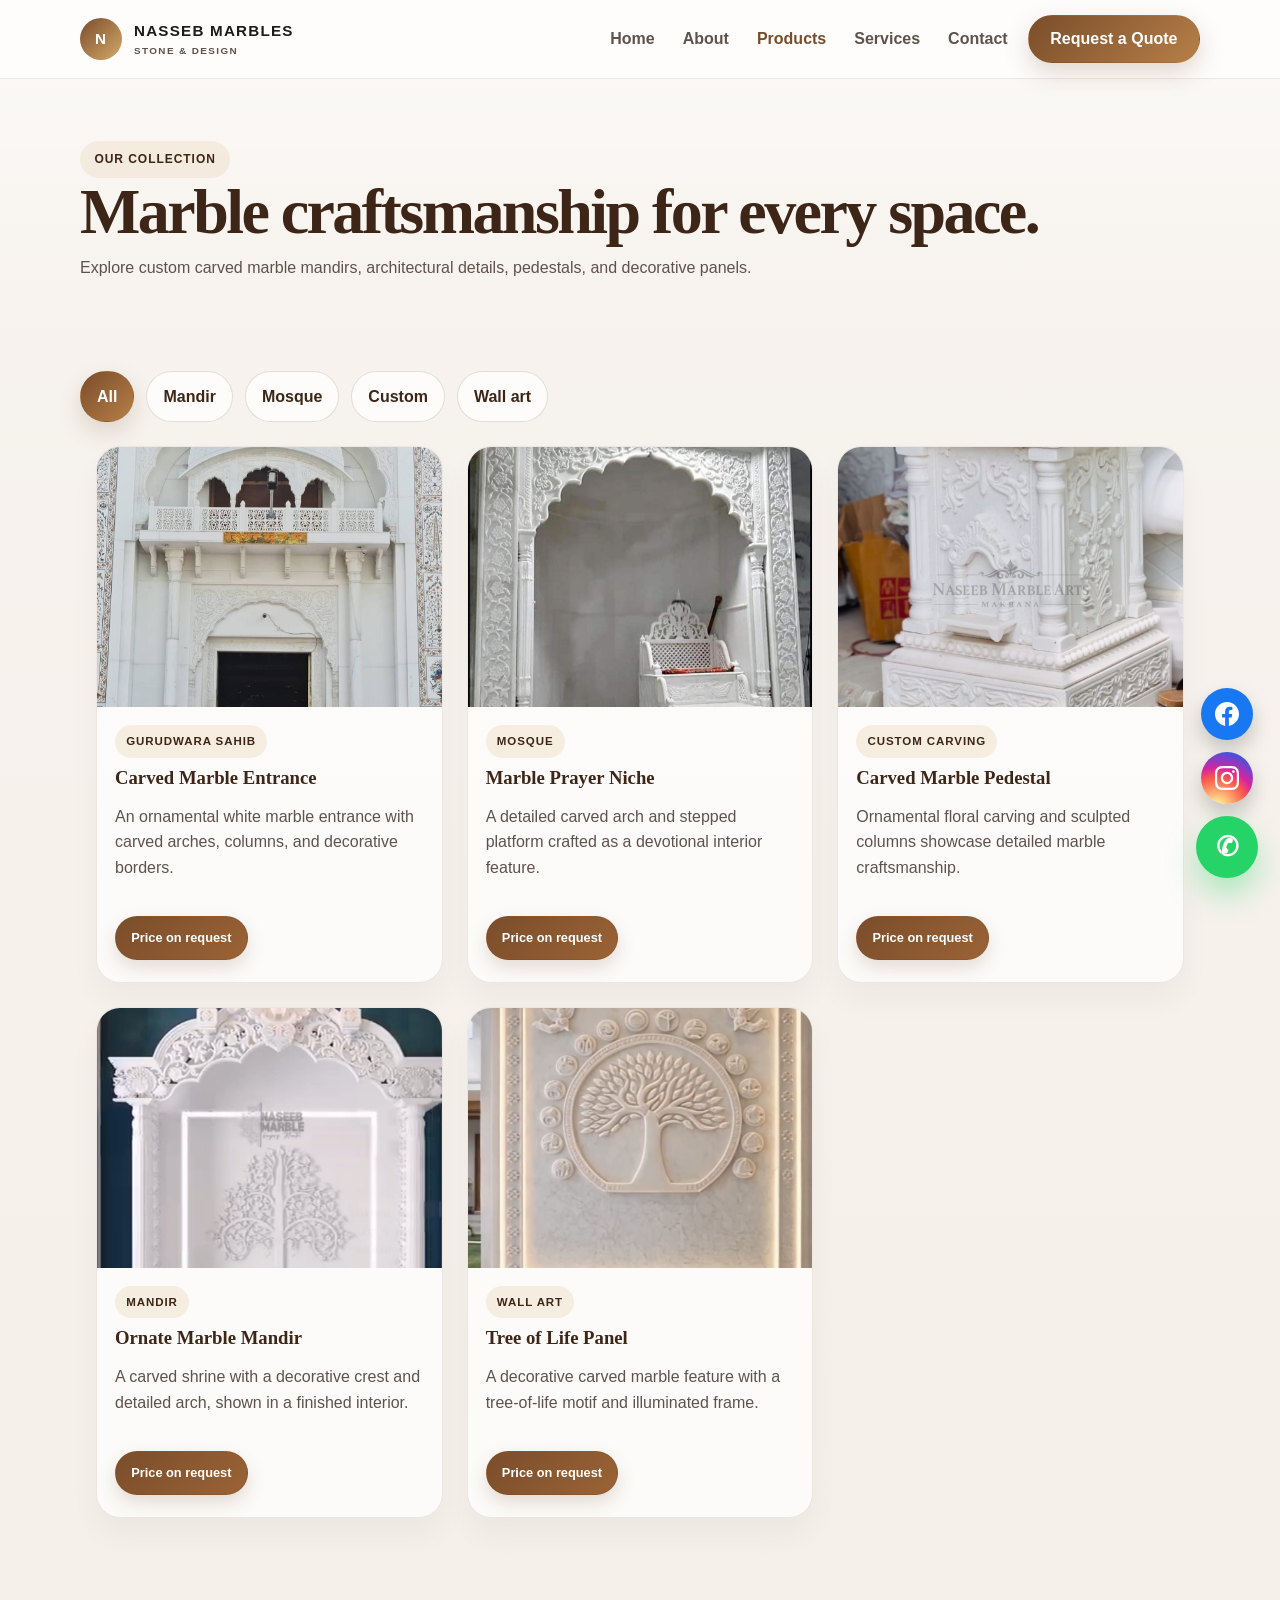
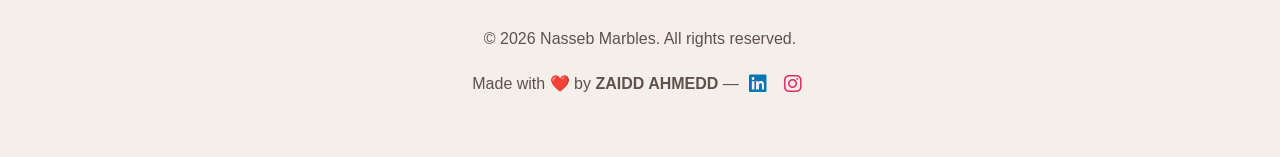
<file: products.html>
<!DOCTYPE html>
<html lang="en">
<head>
  <meta charset="UTF-8" />
  <meta name="viewport" content="width=device-width, initial-scale=1.0" />
  <title>Products | Nasseb Marbles</title>
  <meta name="description" content="Explore premium marble, granite, and stone materials from Nasseb Marbles." />
  <link rel="stylesheet" href="styles.css" />
  <link rel="stylesheet" href="https://cdnjs.cloudflare.com/ajax/libs/font-awesome/6.5.1/css/all.min.css">
</head>
<body>
  <header>
    <div class="container navbar">
      <a href="index.html" class="brand">
        <span class="brand-mark">N</span>
        <span>
          Nasseb Marbles
          <small>Stone & Design</small>
        </span>
      </a>

      <nav class="nav-links">
        <a href="index.html">Home</a>
        <a href="about.html">About</a>
        <a href="products.html" class="active">Products</a>
        <a href="services.html">Services</a>
        <a href="contact.html">Contact</a>
      </nav>

      <a href="https://wa.me/919588010003?text=Hello%20Nasseb%20Marbles%2C%20I%20want%20to%20request%20a%20quote." class="btn btn-primary" target="_blank" rel="noopener noreferrer">Request a Quote</a>
    </div>
  </header>

  <main>
    <section class="page-banner">
      <div class="container">
        <div class="eyebrow">Our collection</div>
        <h1>Marble craftsmanship for every space.</h1>
        <p>Explore custom carved marble mandirs, architectural details, pedestals, and decorative panels.</p>
      </div>
    </section>

    <section class="section">
      <div class="container">
        <div class="product-filters" aria-label="Product categories">
          <button type="button" class="filter-btn active" data-filter="all">All</button>
          <button type="button" class="filter-btn" data-filter="mandir">Mandir</button>
          <button type="button" class="filter-btn" data-filter="mosque">Mosque</button>
          <button type="button" class="filter-btn" data-filter="custom">Custom</button>
          <button type="button" class="filter-btn" data-filter="wall-art">Wall art</button>
        </div>

        <div class="container product-grid">
          <article class="product-item" data-category="mandir">
            <img src="gurudwara.jpeg" alt="White carved marble architectural entrance with an ornate arch" />
            <div class="product-body">
              <span class="tag">GURUDWARA SAHIB</span>
              <h3>Carved Marble Entrance</h3>
              <p>An ornamental white marble entrance with carved arches, columns, and decorative borders.</p>
              <a class="product-price" href="https://wa.me/919588010003?text=Hello%20Nasseb%20Marbles%2C%20I%20want%20a%20price%20for%20Carved%20Marble%20Entrance." target="_blank" rel="noopener noreferrer">Price on request</a>
            </div>
          </article>

          <article class="product-item" data-category="mosque">
            <img src="imagemimber.jpeg" alt="White marble prayer niche with a carved arch and stepped platform" />
            <div class="product-body">
              <span class="tag">MOSQUE</span>
              <h3>Marble Prayer Niche</h3>
              <p>A detailed carved arch and stepped platform crafted as a devotional interior feature.</p>
              <a class="product-price" href="https://wa.me/919588010003?text=Hello%20Nasseb%20Marbles%2C%20I%20want%20a%20price%20for%20Marble%20Prayer%20Niche." target="_blank" rel="noopener noreferrer">Price on request</a>
            </div>
          </article>

          <article class="product-item" data-category="custom">
            <img src="tulsi.jpeg" alt="Hand-carved white marble pedestal with floral details" />
            <div class="product-body">
              <span class="tag">Custom carving</span>
              <h3>Carved Marble Pedestal</h3>
              <p>Ornamental floral carving and sculpted columns showcase detailed marble craftsmanship.</p>
              <a class="product-price" href="https://wa.me/919588010003?text=Hello%20Nasseb%20Marbles%2C%20I%20want%20a%20price%20for%20Carved%20Marble%20Pedestal." target="_blank" rel="noopener noreferrer">Price on request</a>
            </div>
          </article>

          <article class="product-item" data-category="mandir">
            <img src="mandir.jpeg" alt="Ornate white marble mandir against a deep teal wall" />
            <div class="product-body">
              <span class="tag">Mandir</span>
              <h3>Ornate Marble Mandir</h3>
              <p>A carved shrine with a decorative crest and detailed arch, shown in a finished interior.</p>
              <a class="product-price" href="https://wa.me/919588010003?text=Hello%20Nasseb%20Marbles%2C%20I%20want%20a%20price%20for%20Carved%20Marble%20Mandir." target="_blank" rel="noopener noreferrer">Price on request</a>
            </div>
          </article>

          <article class="product-item" data-category="wall-art">
            <img src="wall.jpeg" alt="Illuminated marble wall panel with a carved tree of life" />
            <div class="product-body">
              <span class="tag">Wall art</span>
              <h3>Tree of Life Panel</h3>
              <p>A decorative carved marble feature with a tree-of-life motif and illuminated frame.</p>
              <a class="product-price" href="https://wa.me/919588010003?text=Hello%20Nasseb%20Marbles%2C%20I%20want%20a%20price%20for%20Tree%20of%20Life%20Panel." target="_blank" rel="noopener noreferrer">Price on request</a>
            </div>
          </article>
        </div>
      </div>
    </section>
  </main>

  <footer>
  <div class="container">
    <p>© 2026 Nasseb Marbles. All rights reserved.</p>
    <p>
      Made with ❤️ by <strong>ZAIDD AHMEDD</strong> — 
      <a href="https://www.linkedin.com/in/zaid-ahmed-gour-6996783a5" target="_blank" rel="noopener noreferrer" style="text-decoration: none; margin: 0 6px; color: #0077b5;">
        <i class="fa-brands fa-linkedin fa-lg"></i>
      </a>
      <a href="https://www.instagram.com/zaidd_4z_x" target="_blank" rel="noopener noreferrer" style="text-decoration: none; margin: 0 6px; color: #E1306C;">
        <i class="fa-brands fa-instagram fa-lg"></i>
      </a>
    </p>
  </div>
</footer>

<!-- Floating Social Buttons -->
<div class="social-float-container">
  <!-- Facebook -->
  <a href="https://www.facebook.com/share/1K4ZCxmMrg/" target="_blank" rel="noopener noreferrer" class="float-btn float-fb" title="Facebook">
    <svg width="24" height="24" fill="currentColor" viewBox="0 0 24 24">
      <path d="M24 12.073c0-6.627-5.373-12-12-12s-12 5.373-12 12c0 5.99 4.388 10.954 10.125 11.854v-8.385H7.078v-3.47h3.047V9.43c0-3.007 1.792-4.669 4.533-4.669 1.312 0 2.686.235 2.686.235v2.953H15.83c-1.491 0-1.956.925-1.956 1.874v2.25h3.328l-.532 3.47h-2.796v8.385C19.612 23.027 24 18.062 24 12.073z"/>
    </svg>
  </a>

  <!-- Instagram -->
  <a href="https://www.instagram.com/naseebmarbles" target="_blank" rel="noopener noreferrer" class="float-btn float-insta" title="Instagram">
    <svg width="24" height="24" fill="currentColor" viewBox="0 0 24 24">
      <path d="M12 2.163c3.204 0 3.584.012 4.85.07 3.252.148 4.771 1.691 4.919 4.919.058 1.265.069 1.645.069 4.849 0 3.205-.012 3.584-.069 4.849-.149 3.225-1.664 4.771-4.919 4.919-1.266.058-1.644.07-4.85.07-3.204 0-3.584-.012-4.849-.07-3.26-.149-4.771-1.699-4.919-4.92-.058-1.265-.07-1.644-.07-4.849 0-3.204.013-3.583.07-4.849.149-3.227 1.664-4.771 4.919-4.919 1.266-.057 1.645-.069 4.849-.069zm0-2.163c-3.259 0-3.667.014-4.947.072-4.358.2-6.78 2.618-6.98 6.98-.059 1.281-.073 1.689-.073 4.948 0 3.259.014 3.668.072 4.948.2 4.358 2.618 6.78 6.98 6.98 1.281.058 1.689.072 4.948.072 3.259 0 3.668-.014 4.948-.072 4.354-.2 6.782-2.618 6.979-6.98.059-1.28.073-1.689.073-4.948 0-3.259-.014-3.667-.072-4.947-.196-4.354-2.617-6.78-6.979-6.98-1.281-.059-1.69-.073-4.949-.073zm0 5.838c-3.403 0-6.162 2.759-6.162 6.162s2.759 6.163 6.162 6.163 6.162-2.759 6.162-6.163c0-3.403-2.759-6.162-6.162-6.162zm0 10.162c-2.209 0-4-1.79-4-4 0-2.209 1.791-4 4-4s4 1.791 4 4c0 2.21-1.791 4-4 4zm6.406-11.845c-.796 0-1.441.645-1.441 1.44s.645 1.44 1.441 1.44c.795 0 1.439-.645 1.439-1.44s-.644-1.44-1.439-1.44z"/>
    </svg>
  </a>
</div>
  <a class="whatsapp-float" href="https://wa.me/919588010003?text=Hello%20Nasseb%20Marbles%2C%20I%20want%20to%20explore%20your%20stone%20collection." target="_blank" rel="noopener" aria-label="Chat on WhatsApp">✆</a>

  <script>
    const filterButtons = document.querySelectorAll('.filter-btn');
    const productItems = document.querySelectorAll('.product-item');

    filterButtons.forEach((button) => {
      button.addEventListener('click', () => {
        const selectedFilter = button.dataset.filter;

        filterButtons.forEach((btn) => btn.classList.toggle('active', btn === button));

        productItems.forEach((item) => {
          const matches = selectedFilter === 'all' || item.dataset.category === selectedFilter;
          item.classList.toggle('is-hidden', !matches);
        });
      });
    });
  </script>
</body>
</html>
</file>
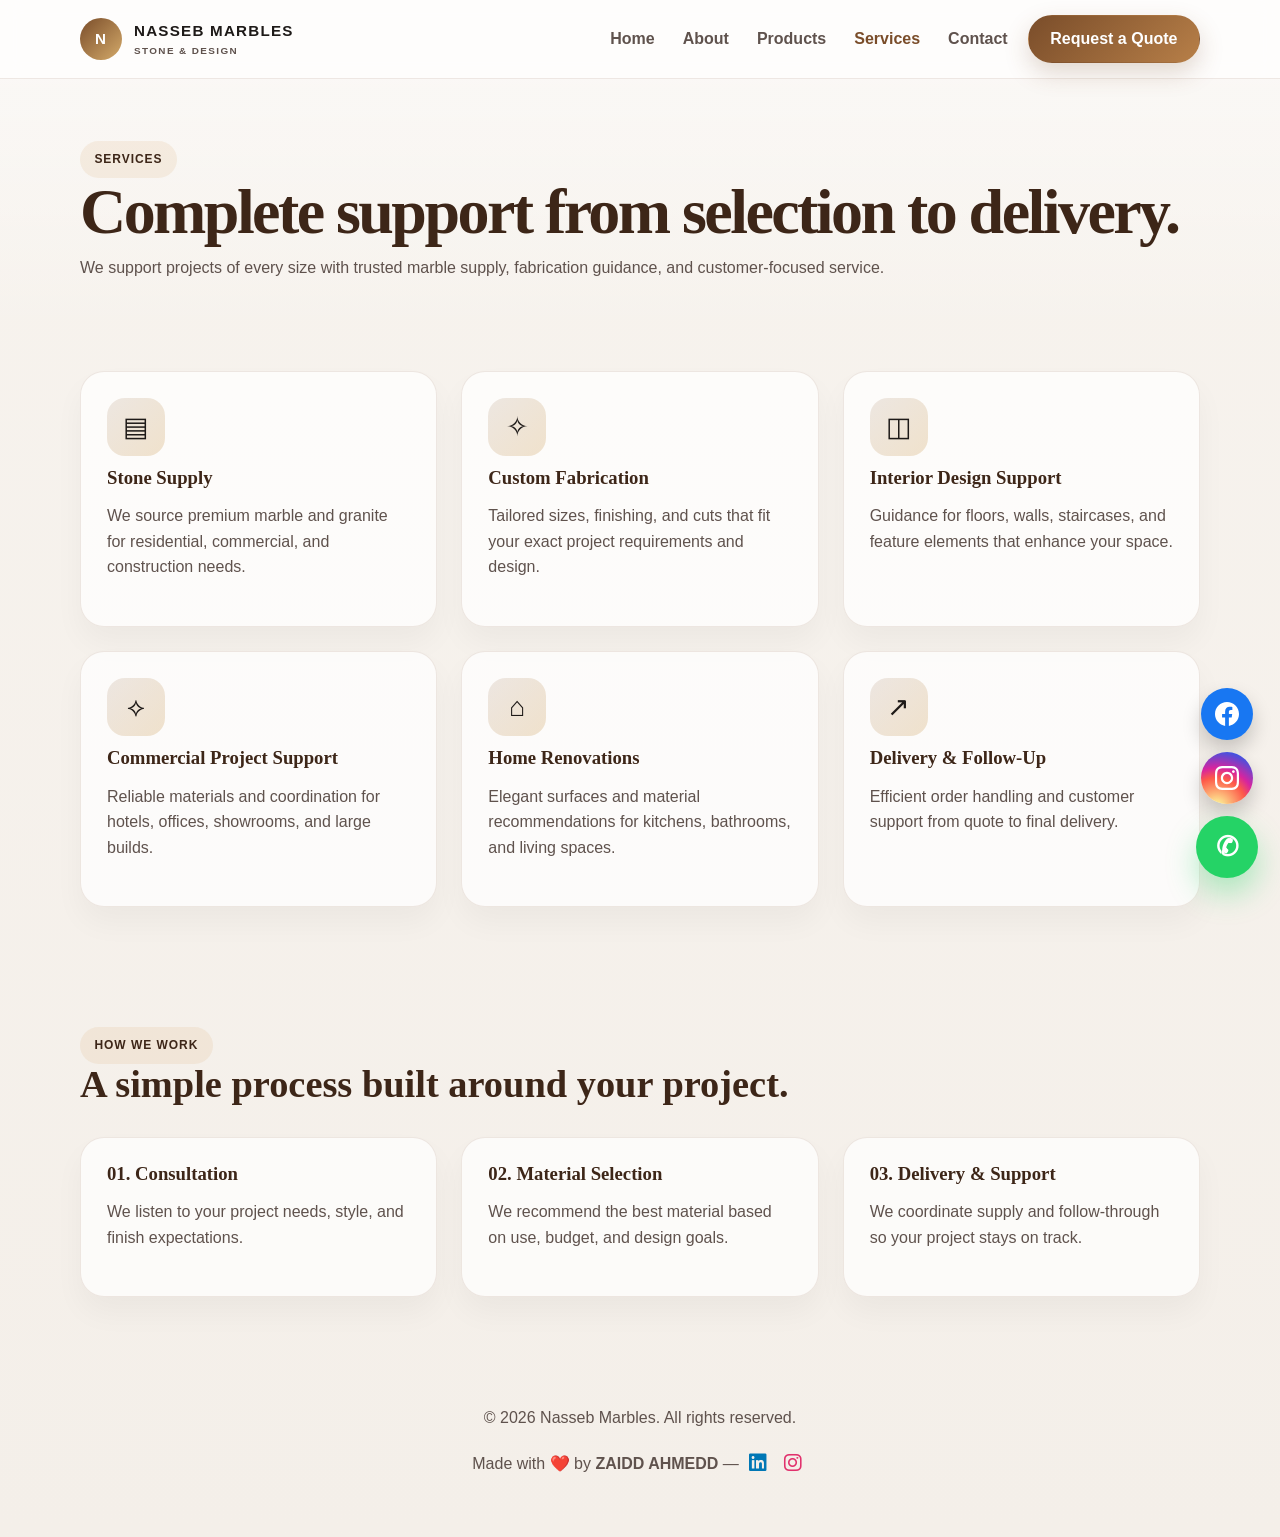
<file: services.html>
<!DOCTYPE html>
<html lang="en">
<head>
  <meta charset="UTF-8" />
  <meta name="viewport" content="width=device-width, initial-scale=1.0" />
  <title>Services | Nasseb Marbles</title>
  <meta name="description" content="Explore marble sourcing, stone supply, custom fabrication, and project support from Nasseb Marbles." />
  <link rel="stylesheet" href="styles.css" />
  <link rel="stylesheet" href="https://cdnjs.cloudflare.com/ajax/libs/font-awesome/6.5.1/css/all.min.css">
</head>
<body>
  <header>
    <div class="container navbar">
      <a href="index.html" class="brand">
        <span class="brand-mark">N</span>
        <span>
          Nasseb Marbles
          <small>Stone & Design</small>
        </span>
      </a>

      <nav class="nav-links">
        <a href="index.html">Home</a>
        <a href="about.html">About</a>
        <a href="products.html">Products</a>
        <a href="services.html" class="active">Services</a>
        <a href="contact.html">Contact</a>
      </nav>

      <a href="https://wa.me/919588010003?text=Hello%20Nasseb%20Marbles%2C%20I%20want%20to%20request%20a%20quote." class="btn btn-primary" target="_blank" rel="noopener noreferrer">Request a Quote</a>
    </div>
  </header>

  <main>
    <section class="page-banner">
      <div class="container">
        <div class="eyebrow">Services</div>
        <h1>Complete support from selection to delivery.</h1>
        <p>We support projects of every size with trusted marble supply, fabrication guidance, and customer-focused service.</p>
      </div>
    </section>

    <section class="section">
      <div class="container service-grid">
        <div class="service-item">
          <div class="icon-box">▤</div>
          <h3>Stone Supply</h3>
          <p>We source premium marble and granite for residential, commercial, and construction needs.</p>
        </div>

        <div class="service-item">
          <div class="icon-box">✧</div>
          <h3>Custom Fabrication</h3>
          <p>Tailored sizes, finishing, and cuts that fit your exact project requirements and design.</p>
        </div>

        <div class="service-item">
          <div class="icon-box">◫</div>
          <h3>Interior Design Support</h3>
          <p>Guidance for floors, walls, staircases, and feature elements that enhance your space.</p>
        </div>

        <div class="service-item">
          <div class="icon-box">⟡</div>
          <h3>Commercial Project Support</h3>
          <p>Reliable materials and coordination for hotels, offices, showrooms, and large builds.</p>
        </div>

        <div class="service-item">
          <div class="icon-box">⌂</div>
          <h3>Home Renovations</h3>
          <p>Elegant surfaces and material recommendations for kitchens, bathrooms, and living spaces.</p>
        </div>

        <div class="service-item">
          <div class="icon-box">↗</div>
          <h3>Delivery & Follow-Up</h3>
          <p>Efficient order handling and customer support from quote to final delivery.</p>
        </div>
      </div>
    </section>

    <section class="section">
      <div class="container">
        <div class="section-head">
          <div class="eyebrow">How we work</div>
          <h2>A simple process built around your project.</h2>
        </div>

        <div class="card-grid">
          <div class="card">
            <h3>01. Consultation</h3>
            <p>We listen to your project needs, style, and finish expectations.</p>
          </div>
          <div class="card">
            <h3>02. Material Selection</h3>
            <p>We recommend the best material based on use, budget, and design goals.</p>
          </div>
          <div class="card">
            <h3>03. Delivery & Support</h3>
            <p>We coordinate supply and follow-through so your project stays on track.</p>
          </div>
        </div>
      </div>
    </section>
  </main>

  <footer>
  <div class="container">
    <p>© 2026 Nasseb Marbles. All rights reserved.</p>
    <p>
      Made with ❤️ by <strong>ZAIDD AHMEDD</strong> — 
      <a href="https://www.linkedin.com/in/zaid-ahmed-gour-6996783a5" target="_blank" rel="noopener noreferrer" style="text-decoration: none; margin: 0 6px; color: #0077b5;">
        <i class="fa-brands fa-linkedin fa-lg"></i>
      </a>
      <a href="https://www.instagram.com/zaidd_4z_x" target="_blank" rel="noopener noreferrer" style="text-decoration: none; margin: 0 6px; color: #E1306C;">
        <i class="fa-brands fa-instagram fa-lg"></i>
      </a>
    </p>
  </div>
</footer>


<!-- Floating Social Buttons -->
<div class="social-float-container">
  <!-- Facebook -->
  <a href="https://www.facebook.com/share/1K4ZCxmMrg/" target="_blank" rel="noopener noreferrer" class="float-btn float-fb" title="Facebook">
    <svg width="24" height="24" fill="currentColor" viewBox="0 0 24 24">
      <path d="M24 12.073c0-6.627-5.373-12-12-12s-12 5.373-12 12c0 5.99 4.388 10.954 10.125 11.854v-8.385H7.078v-3.47h3.047V9.43c0-3.007 1.792-4.669 4.533-4.669 1.312 0 2.686.235 2.686.235v2.953H15.83c-1.491 0-1.956.925-1.956 1.874v2.25h3.328l-.532 3.47h-2.796v8.385C19.612 23.027 24 18.062 24 12.073z"/>
    </svg>
  </a>

  <!-- Instagram -->
  <a href="https://www.instagram.com/naseebmarbles" target="_blank" rel="noopener noreferrer" class="float-btn float-insta" title="Instagram">
    <svg width="24" height="24" fill="currentColor" viewBox="0 0 24 24">
      <path d="M12 2.163c3.204 0 3.584.012 4.85.07 3.252.148 4.771 1.691 4.919 4.919.058 1.265.069 1.645.069 4.849 0 3.205-.012 3.584-.069 4.849-.149 3.225-1.664 4.771-4.919 4.919-1.266.058-1.644.07-4.85.07-3.204 0-3.584-.012-4.849-.07-3.26-.149-4.771-1.699-4.919-4.92-.058-1.265-.07-1.644-.07-4.849 0-3.204.013-3.583.07-4.849.149-3.227 1.664-4.771 4.919-4.919 1.266-.057 1.645-.069 4.849-.069zm0-2.163c-3.259 0-3.667.014-4.947.072-4.358.2-6.78 2.618-6.98 6.98-.059 1.281-.073 1.689-.073 4.948 0 3.259.014 3.668.072 4.948.2 4.358 2.618 6.78 6.98 6.98 1.281.058 1.689.072 4.948.072 3.259 0 3.668-.014 4.948-.072 4.354-.2 6.782-2.618 6.979-6.98.059-1.28.073-1.689.073-4.948 0-3.259-.014-3.667-.072-4.947-.196-4.354-2.617-6.78-6.979-6.98-1.281-.059-1.69-.073-4.949-.073zm0 5.838c-3.403 0-6.162 2.759-6.162 6.162s2.759 6.163 6.162 6.163 6.162-2.759 6.162-6.163c0-3.403-2.759-6.162-6.162-6.162zm0 10.162c-2.209 0-4-1.79-4-4 0-2.209 1.791-4 4-4s4 1.791 4 4c0 2.21-1.791 4-4 4zm6.406-11.845c-.796 0-1.441.645-1.441 1.44s.645 1.44 1.441 1.44c.795 0 1.439-.645 1.439-1.44s-.644-1.44-1.439-1.44z"/>
    </svg>
  </a>
</div>
  <a class="whatsapp-float" href="https://wa.me/919588010003?text=Hello%20Nasseb%20Marbles%2C%20I%20need%20help%20with%20my%20project%20and%20stone%20requirements." target="_blank" rel="noopener" aria-label="Chat on WhatsApp">✆</a>
</body>
</html>
</file>
<file: styles.css>
:root {
  --bg: #f7f3ee;
  --panel: #ffffff;
  --primary: #7a4d2a;
  --primary-dark: #3d2618;
  --accent: #d4aa6a;
  --text: #1e1a18;
  --muted: #5f524d;
  --line: rgba(122, 77, 42, 0.12);
  --shadow: 0 18px 40px rgba(35, 23, 18, 0.08);
}

* {
  box-sizing: border-box;
}

html {
  scroll-behavior: smooth;
}

body {
  margin: 0;
  font-family: 'Segoe UI', Tahoma, Geneva, Verdana, sans-serif;
  background: linear-gradient(180deg, #f7f3ee 0%, #f4efe9 100%);
  color: var(--text);
  line-height: 1.6;
}

img {
  max-width: 100%;
  display: block;
}

a {
  color: inherit;
  text-decoration: none;
}

.container {
  width: min(1120px, calc(100% - 32px));
  margin: 0 auto;
}

header {
  position: sticky;
  top: 0;
  z-index: 50;
  background: rgba(255,255,255,0.83);
  backdrop-filter: blur(10px);
  border-bottom: 1px solid var(--line);
}

.nav,
.navbar {
  display: flex;
  justify-content: space-between;
  align-items: center;
  min-height: 78px;
  gap: 20px;
}

.brand {
  display: flex;
  align-items: center;
  gap: 12px;
  flex-shrink: 0;
  min-width: 0;
}

.brand > div:last-child {
  display: flex;
  flex-direction: column;
  line-height: 1.1;
}

.brand span {
  font-weight: 800;
  letter-spacing: 0.08em;
  text-transform: uppercase;
  font-size: 0.95rem;
}

.brand-tag {
  display: block;
  font-size: 0.62rem;
  letter-spacing: 0.14em;
  color: var(--muted);
  font-weight: 600;
}

nav {
  display: flex;
  align-items: center;
  justify-content: center;
  gap: 28px;
  margin-left: auto;
  flex-wrap: nowrap;
}

nav a {
  white-space: nowrap;
  color: var(--muted);
  font-weight: 600;
}

.cta-btn {
  display: inline-flex;
  align-items: center;
  justify-content: center;
  min-height: 48px;
  padding: 0.75rem 1.35rem;
  border: none;
  border-radius: 999px;
  background: linear-gradient(135deg, #7a4d2a, #b77f48);
  color: #fff;
  font-size: 0.95rem;
  font-weight: 700;
  letter-spacing: 0.01em;
  line-height: 1.2;
  white-space: nowrap;
  flex-shrink: 0;
  box-shadow: 0 10px 24px rgba(122, 77, 42, 0.22);
  cursor: pointer;
  transition: transform 0.2s ease, box-shadow 0.2s ease, background 0.2s ease;
}

.cta-btn:hover,
.cta-btn:focus-visible {
  transform: translateY(-2px);
  background: linear-gradient(135deg, #5c3420, #9b6336);
  box-shadow: 0 14px 30px rgba(122, 77, 42, 0.3);
  outline: none;
}

.brand-mark {
  width: 42px;
  height: 42px;
  border-radius: 50%;
  display: grid;
  place-items: center;
  background: linear-gradient(135deg, var(--primary), var(--accent));
  color: white;
  font-size: 1rem;
}

.brand small {
  display: block;
  font-size: 0.62rem;
  letter-spacing: 0.14em;
  color: var(--muted);
  font-weight: 600;
}

.nav-links {
  display: flex;
  align-items: center;
  gap: 28px;
  color: var(--muted);
  font-weight: 600;
}

.nav-links a:hover,
.nav-links a.active {
  color: var(--primary);
}

.btn {
  display: inline-flex;
  align-items: center;
  justify-content: center;
  min-height: 48px;
  padding: 0.8rem 1.35rem;
  border: 1px solid transparent;
  border-radius: 999px;
  font-weight: 700;
  line-height: 1.2;
  transition: transform 0.2s ease, box-shadow 0.2s ease, background 0.2s ease, border-color 0.2s ease;
}

.btn:hover,
.btn:focus-visible {
  transform: translateY(-2px);
  outline: none;
}

.btn-primary {
  background: linear-gradient(135deg, #7a4d2a, #b77f48);
  color: white;
  box-shadow: 0 10px 24px rgba(122, 77, 42, 0.22);
}

.btn-primary:hover,
.btn-primary:focus-visible {
  background: linear-gradient(135deg, #5c3420, #9b6336);
  box-shadow: 0 14px 30px rgba(122, 77, 42, 0.3);
}

.btn-secondary {
  background: rgba(255,255,255,0.58);
  border-color: rgba(122, 77, 42, 0.22);
  color: var(--primary-dark);
}

.btn-secondary:hover,
.btn-secondary:focus-visible {
  background: #fff;
  border-color: rgba(122, 77, 42, 0.42);
  box-shadow: 0 10px 22px rgba(35, 23, 18, 0.08);
}

.secondary-btn {
  display: inline-flex;
  align-items: center;
  justify-content: center;
  min-height: 48px;
  padding: 0.75rem 1.35rem;
  border: 1px solid rgba(122, 77, 42, 0.28);
  border-radius: 999px;
  background: rgba(255, 255, 255, 0.68);
  color: var(--primary-dark);
  font-size: 0.95rem;
  font-weight: 700;
  line-height: 1.2;
  box-shadow: 0 8px 20px rgba(35, 23, 18, 0.06);
  transition: transform 0.2s ease, box-shadow 0.2s ease, background 0.2s ease, border-color 0.2s ease;
}

.secondary-btn:hover,
.secondary-btn:focus-visible {
  transform: translateY(-2px);
  border-color: rgba(122, 77, 42, 0.5);
  background: #fff;
  box-shadow: 0 14px 28px rgba(35, 23, 18, 0.1);
  outline: none;
}

.hero {
  padding: 72px 0 56px;
}

.hero-grid {
  display: grid;
  grid-template-columns: 1.1fr 0.9fr;
  gap: 36px;
  align-items: center;
}

.hero-visual {
  position: relative;
  width: 100%;
  display: grid;
  justify-items: center;
  gap: 18px;
}

.photo-card {
  position: relative;
  overflow: hidden;
  border-radius: 30px;
  box-shadow: var(--shadow);
  border: 1px solid rgba(122, 77, 42, 0.1);
}

.photo-card.main {
  position: relative;
  width: min(100%, 540px);
  height: 560px;
  min-height: 560px;
  border-radius: 30px;
  background: linear-gradient(135deg, rgba(122,77,42,0.10), rgba(212,170,106,0.16));
  margin-inline: auto;
  overflow: hidden;
}

.photo-card.main img {
  width: 100%;
  height: 100%;
  object-fit: fill;
  object-position: center center;
  display: block;
  border-radius: inherit;
  filter: saturate(1.04) contrast(1.02);
}

.stats {
  position: static;
  display: inline-flex;
  flex-direction: column;
  justify-content: center;
  background: rgba(255,255,255,0.92);
  backdrop-filter: blur(4px);
  border-radius: 18px;
  padding: 18px 20px;
  box-shadow: var(--shadow);
  max-width: 220px;
  margin-left: auto;
  margin-right: 20px;
  z-index: 2;
}

.stats strong {
  display: block;
  font-size: 2rem;
  line-height: 1.1;
  color: var(--primary-dark);
}

.stats span {
  color: var(--muted);
  font-size: 0.9rem;
}

.eyebrow {
  display: inline-block;
  background: rgba(212,170,106,0.15);
  color: var(--primary-dark);
  border-radius: 999px;
  padding: 0.55rem 0.9rem;
  font-size: 0.75rem;
  font-weight: 700;
  letter-spacing: 0.08em;
  text-transform: uppercase;
}

h1, h2, h3 {
  margin: 0 0 16px;
  line-height: 1.05;
  color: var(--primary-dark);
  font-family: Georgia, 'Times New Roman', serif;
}

h1 {
  font-size: clamp(2.8rem, 5vw, 5rem);
  letter-spacing: -0.04em;
}

h2 {
  font-size: clamp(2.2rem, 3vw, 3.2rem);
}

p {
  color: var(--muted);
  margin: 0 0 20px;
}

.hero-actions {
  display: flex;
  flex-wrap: wrap;
  gap: 16px;
  margin: 18px 0 28px;
}

.feature-row {
  display: flex;
  flex-wrap: wrap;
  gap: 12px;
}

.feature-tag {
  background: rgba(255,255,255,0.7);
  border: 1px solid var(--line);
  border-radius: 999px;
  padding: 0.7rem 1rem;
  font-weight: 600;
  color: var(--muted);
}

.products {
  display: grid;
  grid-template-columns: repeat(3, minmax(0, 1fr));
  gap: 24px;
}

.product {
  background: rgba(255,255,255,0.8);
  border: 1px solid rgba(122, 77, 42, 0.08);
  border-radius: 24px;
  overflow: hidden;
  box-shadow: 0 16px 36px rgba(35, 23, 18, 0.06);
  transition: transform 0.2s ease, box-shadow 0.2s ease;
}

.product:hover {
  transform: translateY(-4px);
  box-shadow: 0 22px 42px rgba(35, 23, 18, 0.12);
}

.product img {
  width: 100%;
  height: 280px;
  object-fit: cover;
  display: block;
}

.product-body {
  padding: 20px 20px 24px;
}

.product-tag {
  display: inline-block;
  padding: 0.4rem 0.75rem;
  border-radius: 999px;
  background: rgba(217, 176, 125, 0.18);
  color: var(--primary-dark);
  letter-spacing: 0.08em;
  text-transform: uppercase;
  font-size: 0.72rem;
  font-weight: 700;
  margin-bottom: 10px;
}

.product h3 {
  font-size: 2rem;
  margin-bottom: 8px;
}

.product p {
  margin: 0;
}

.product-price {
  display: inline-block;
  margin-top: 16px;
  padding: 0.65rem 0.95rem;
  border: 1px solid rgba(122, 77, 42, 0.2);
  border-radius: 999px;
  background: linear-gradient(135deg, var(--primary), #9b6336);
  color: #fff;
  font-size: 0.8rem;
  font-weight: 700;
  box-shadow: 0 8px 18px rgba(122, 77, 42, 0.18);
  transition: transform 0.2s ease, box-shadow 0.2s ease;
}

.product-price:hover,
.product-price:focus-visible {
  transform: translateY(-2px);
  box-shadow: 0 12px 24px rgba(122, 77, 42, 0.26);
  outline: none;
}

.panel {
  background: rgba(255,255,255,0.75);
  border: 1px solid rgba(122, 77, 42, 0.08);
  border-radius: 24px;
  padding: 28px;
  box-shadow: 0 14px 28px rgba(35, 23, 18, 0.04);
}

.about-list {
  list-style: none;
  padding: 0;
  margin: 20px 0 0;
  display: grid;
  gap: 12px;
}

.about-list li {
  position: relative;
  padding-left: 28px;
  color: var(--muted);
}

.about-list li::before {
  content: "✓";
  position: absolute;
  left: 0;
  color: var(--primary);
  font-weight: 800;
}

.contact-wrap {
  background: linear-gradient(135deg, rgba(122,77,42,0.96), rgba(61,38,24,0.96));
  border-radius: 30px;
  padding: 36px;
  color: white;
  display: grid;
  grid-template-columns: 1.15fr 0.85fr;
  gap: 22px;
  align-items: center;
}

.contact-wrap h2,
.contact-wrap h3,
.contact-wrap p,
.contact-wrap strong,
.contact-wrap a {
  color: white;
}

.contact-info {
  display: grid;
  gap: 14px;
}

.contact-item {
  background: rgba(255,255,255,0.08);
  border: 1px solid rgba(255,255,255,0.12);
  border-radius: 16px;
  padding: 18px 20px;
}

.contact-item strong {
  display: block;
  margin-bottom: 6px;
}

.inquiry-box {
  background: rgba(255,255,255,0.75);
  border: 1px solid rgba(122, 77, 42, 0.08);
  border-radius: 28px;
  padding: 28px;
  box-shadow: 0 16px 36px rgba(35, 23, 18, 0.04);
}

.inquiry-form {
  display: grid;
  grid-template-columns: repeat(2, minmax(0, 1fr));
  gap: 16px;
}

.inquiry-form input,
.inquiry-form select,
.inquiry-form textarea {
  width: 100%;
  height: 52px;
  border: 1px solid rgba(122, 77, 42, 0.18);
  border-radius: 14px;
  padding: 0.95rem 1rem;
  font: inherit;
  background: #fff;
  color: var(--text);
  box-shadow: inset 0 1px 2px rgba(0, 0, 0, 0.02);
}

.inquiry-form select {
  appearance: none;
  -webkit-appearance: none;
  -moz-appearance: none;
  background-image: linear-gradient(45deg, transparent 50%, #7a4d2a 50%), linear-gradient(135deg, #7a4d2a 50%, transparent 50%);
  background-position: calc(100% - 18px) calc(50% - 2px), calc(100% - 12px) calc(50% - 2px);
  background-size: 6px 6px, 6px 6px;
  background-repeat: no-repeat;
  padding-right: 42px;
  cursor: pointer;
  color: var(--text);
}

.inquiry-form select:invalid,
.quote-form select:invalid {
  color: rgba(30, 26, 24, 0.58);
}

.inquiry-form select option,
.quote-form select option {
  color: var(--text);
}

.inquiry-form textarea {
  grid-column: 1 / -1;
  min-height: 140px;
  resize: vertical;
  height: auto;
}

.inquiry-form button {
  grid-column: 1 / -1;
  justify-self: start;
  min-width: 260px;
  min-height: 58px;
  padding: 1rem 1.8rem;
  border: none;
  border-radius: 16px;
  background: linear-gradient(135deg, #7a4d2a, #b77f48);
  color: #fff;
  font-size: 1rem;
  font-weight: 700;
  letter-spacing: 0.02em;
  cursor: pointer;
  box-shadow: 0 12px 24px rgba(122, 77, 42, 0.22);
  transition: transform 0.2s ease, box-shadow 0.2s ease, background 0.2s ease;
}

.inquiry-form button:hover,
.inquiry-form button:focus-visible {
  transform: translateY(-2px);
  background: linear-gradient(135deg, #5c3420, #9b6336);
  box-shadow: 0 16px 30px rgba(122, 77, 42, 0.3);
  outline: none;
}

.quote-open {
  border: none;
  cursor: pointer;
  background: linear-gradient(135deg, #7a4d2a, #b77f48);
  color: #fff;
  font-size: 1rem;
  font-weight: 700;
  letter-spacing: 0.02em;
  box-shadow: 0 12px 24px rgba(122, 77, 42, 0.22);
}

.quote-dialog {
  width: min(720px, calc(100% - 28px));
  max-height: calc(100vh - 32px);
  padding: 0;
  overflow: auto;
  border: none;
  border-radius: 24px;
  background: transparent;
  box-shadow: 0 28px 80px rgba(28, 18, 10, 0.34);
}

.quote-dialog::backdrop {
  background: rgba(24, 15, 9, 0.72);
  backdrop-filter: blur(5px);
}

.quote-dialog-card {
  position: relative;
  padding: 34px;
  border-radius: 24px;
  background: var(--bg);
}

.quote-dialog-card h2 {
  margin: 12px 0 8px;
  font-size: clamp(2rem, 4vw, 3rem);
}

.quote-dialog-card > p {
  margin-bottom: 24px;
}

.quote-close {
  position: absolute;
  top: 18px;
  right: 18px;
  width: 42px;
  height: 42px;
  border: 0;
  border-radius: 50%;
  background: rgba(122, 77, 42, 0.1);
  color: var(--primary-dark);
  font-size: 1.6rem;
  cursor: pointer;
}

.quote-form {
  display: grid;
  grid-template-columns: repeat(2, minmax(0, 1fr));
  gap: 14px;
}

.quote-form label {
  display: grid;
  gap: 6px;
  color: var(--primary-dark);
  font-size: 0.82rem;
  font-weight: 700;
}

.quote-form input,
.quote-form select,
.quote-form textarea {
  min-height: 48px;
  padding: 0.8rem 0.9rem;
  border: 1px solid rgba(122, 77, 42, 0.18);
  border-radius: 12px;
  background: #fff;
  color: var(--text);
  font: inherit;
  font-weight: 400;
}

.quote-form textarea {
  min-height: 110px;
  resize: vertical;
}

.quote-form-full {
  grid-column: 1 / -1;
}

.quote-form .cta-btn {
  justify-self: stretch;
  width: 100%;
  margin-top: 4px;
  cursor: pointer;
}

@media (max-width: 620px) {
  .quote-dialog-card {
    padding: 26px 20px;
  }

  .quote-form {
    grid-template-columns: 1fr;
  }

  .quote-form-full {
    grid-column: 1;
  }

  .cta-btn,
  .btn,
  .inquiry-form button {
    width: 100%;
    white-space: normal;
  }
}

.image-stack {
  position: relative;
  min-height: 520px;
}

.image-card {
  position: absolute;
  border-radius: 28px;
  overflow: hidden;
  box-shadow: var(--shadow);
}

.image-card.main {
  inset: 0 0 0 10%;
}

.image-card.main img {
  width: 100%;
  height: 100%;
  object-fit: cover;
}

.image-card.small {
  width: 220px;
  height: 175px;
  left: 0;
  bottom: 18px;
  border: 8px solid rgba(255,255,255,0.8);
}

.info-badge {
  position: absolute;
  right: 20px;
  top: 24px;
  background: rgba(255,255,255,0.88);
  border-radius: 18px;
  padding: 18px 20px;
  box-shadow: var(--shadow);
  width: 180px;
}

.info-badge strong {
  display: block;
  font-size: 2rem;
  color: var(--primary-dark);
  margin-bottom: 4px;
}

.section {
  padding: 40px 0 80px;
}

.section-head {
  max-width: 740px;
  margin-bottom: 32px;
}

.card-grid, .product-grid, .service-grid, .stats-grid {
  display: grid;
  grid-template-columns: repeat(3, minmax(0, 1fr));
  gap: 24px;
}

.card, .product-item, .service-item, .stat-box, .info-panel, .contact-panel {
  background: rgba(255,255,255,0.72);
  border: 1px solid var(--line);
  border-radius: 24px;
  box-shadow: 0 16px 30px rgba(35, 23, 18, 0.04);
}

.card, .service-item, .contact-panel, .info-panel {
  padding: 26px;
}

.icon-box {
  width: 58px;
  height: 58px;
  border-radius: 18px;
  display: grid;
  place-items: center;
  font-size: 1.7rem;
  margin-bottom: 12px;
  background: linear-gradient(135deg, rgba(122,77,42,0.12), rgba(212,170,106,0.32));
}

.product-item {
  overflow: hidden;
  transition: opacity 0.2s ease, transform 0.2s ease;
}

.product-item.is-hidden {
  display: none;
}

.product-item img {
  width: 100%;
  height: 260px;
  object-fit: cover;
}

.product-filters {
  display: flex;
  flex-wrap: wrap;
  gap: 12px;
  margin: 0 0 24px;
}

.filter-btn {
  border: 1px solid rgba(122, 77, 42, 0.18);
  background: rgba(255,255,255,0.75);
  color: var(--primary-dark);
  border-radius: 999px;
  padding: 0.75rem 1rem;
  font: inherit;
  font-weight: 700;
  cursor: pointer;
  transition: all 0.2s ease;
}

.filter-btn.active,
.filter-btn:hover,
.filter-btn:focus-visible {
  background: linear-gradient(135deg, #7a4d2a, #b77f48);
  border-color: transparent;
  color: #fff;
  box-shadow: 0 10px 22px rgba(122, 77, 42, 0.18);
  outline: none;
}

.product-body {
  padding: 18px 18px 22px;
}

.product-price {
  display: inline-block;
  margin-top: 16px;
  padding: 0.65rem 0.95rem;
  border: 1px solid rgba(122, 77, 42, 0.2);
  border-radius: 999px;
  background: linear-gradient(135deg, var(--primary), #9b6336);
  color: #fff;
  font-size: 0.8rem;
  font-weight: 700;
  box-shadow: 0 8px 18px rgba(122, 77, 42, 0.18);
  transition: transform 0.2s ease, box-shadow 0.2s ease;
}

.product-price:hover,
.product-price:focus-visible {
  transform: translateY(-2px);
  box-shadow: 0 12px 24px rgba(122, 77, 42, 0.26);
  outline: none;
}

.tag {
  display: inline-block;
  background: rgba(212,170,106,0.18);
  color: var(--primary-dark);
  padding: 0.45rem 0.7rem;
  border-radius: 999px;
  font-size: 0.72rem;
  font-weight: 700;
  letter-spacing: 0.08em;
  text-transform: uppercase;
  margin-bottom: 10px;
}

.about-grid,
.contact-grid {
  display: grid;
  grid-template-columns: 1.1fr 0.9fr;
  gap: 28px;
  align-items: center;
}

.list {
  list-style: none;
  padding: 0;
  margin: 0;
  display: grid;
  gap: 14px;
}

.list li::before {
  content: "✓";
  color: var(--primary);
  font-weight: 700;
  margin-right: 10px;
}

.contact-wrap {
  background: linear-gradient(135deg, rgba(122,77,42,0.96), rgba(61,38,24,0.96));
  color: white;
  border-radius: 30px;
  padding: 38px;
  display: grid;
  grid-template-columns: 1.1fr 0.9fr;
  gap: 24px;
  align-items: center;
}

.contact-wrap h2,
.contact-wrap h3,
.contact-wrap p,
.contact-wrap strong,
.contact-wrap a {
  color: white;
}

.contact-item {
  background: rgba(255,255,255,0.08);
  border: 1px solid rgba(255,255,255,0.12);
  border-radius: 16px;
  padding: 18px;
  margin-bottom: 12px;
}

.contact-item strong {
  display: block;
  margin-bottom: 4px;
}

.contact-item span {
  display: block;
  color: rgba(255,255,255,0.8);
}

.map-link {
  display: inline-block;
  margin-top: 10px;
  color: #f5c77a !important;
  font-weight: 700;
  text-decoration: underline;
  text-underline-offset: 4px;
}

.map-wrap {
  margin-top: 24px;
  height: 360px;
  overflow: hidden;
  border: 1px solid rgba(255,255,255,0.14);
  border-radius: 22px;
  box-shadow: 0 18px 40px rgba(0,0,0,0.18);
}

.map-wrap iframe {
  width: 100%;
  height: 100%;
  border: 0;
}

.form-grid {
  display: grid;
  grid-template-columns: repeat(2, minmax(0, 1fr));
  gap: 12px;
}

input, textarea, select {
  width: 100%;
  border: 1px solid var(--line);
  border-radius: 12px;
  padding: 0.9rem 1rem;
  font: inherit;
  background: white;
  color: var(--text);
}

input, select {
  min-height: 50px;
}

textarea {
  grid-column: 1 / -1;
  min-height: 120px;
  resize: vertical;
}

.form-grid button {
  grid-column: 1 / -1;
  justify-self: start;
  width: 100%;
  cursor: pointer;
}

@media (max-width: 620px) {
  .form-grid {
    grid-template-columns: 1fr;
  }

  textarea,
  .form-grid button {
    grid-column: 1;
  }
}

.page-banner {
  padding: 62px 0 30px;
  background: linear-gradient(180deg, rgba(255,255,255,0.45), rgba(255,255,255,0));
}

.page-banner h1 {
  margin-bottom: 0;
}

.page-banner p {
  margin-top: 10px;
}

.whatsapp-float {
  position: fixed;
  right: 22px;
  bottom: 22px;
  z-index: 100;
  background: #25d366;
  color: white;
  width: 62px;
  height: 62px;
  border-radius: 50%;
  display: grid;
  place-items: center;
  font-size: 1.7rem;
  font-weight: 700;
  box-shadow: 0 16px 30px rgba(37, 211, 102, 0.35);
}

.whatsapp-float:hover {
  transform: translateY(-2px);
}

footer {
  padding: 28px 0 40px;
  text-align: center;
  color: var(--muted);
}

@media (max-width: 900px) {
  .nav,
  .navbar {
    flex-wrap: wrap;
    gap: 12px;
    justify-content: center;
    padding: 14px 0;
  }

  nav,
  .nav-links {
    width: 100%;
    justify-content: center;
    flex-wrap: wrap;
    gap: 12px 18px;
  }

  .hero-grid,
  .cards,
  .products,
  .contact-wrap,
  .inquiry-form {
    grid-template-columns: 1fr;
  }

  .hero {
    padding-top: 48px;
  }

  .hero-visual {
    min-height: unset;
    gap: 14px;
  }

  .photo-card.main {
    width: 100%;
    height: 420px;
    min-height: 420px;
    right: 0;
  }

  .stats {
    margin: 0;
    max-width: 180px;
    align-self: start;
    justify-self: start;
  }

  .inquiry-form button {
    justify-self: stretch;
    width: 100%;
    min-width: 0;
  }

  .image-stack {
    min-height: 390px;
  }
}

@media (max-width: 620px) {
  .nav,
  .navbar {
    justify-content: center;
    text-align: center;
    padding-bottom: 10px;
  }

  .brand {
    width: 100%;
    justify-content: center;
  }

  nav,
  .nav-links {
    order: 3;
    width: 100%;
    justify-content: space-between;
    gap: 10px 14px;
    font-size: 0.92rem;
  }

  nav a,
  .nav-links a {
    padding: 10px 8px;
    border-radius: 10px;
    min-height: 40px;
    display: inline-flex;
    align-items: center;
    justify-content: center;
  }

  .nav .cta-btn,
  .navbar .btn,
  .nav .btn {
    width: 100%;
    min-height: 48px;
  }

  .hero {
    padding-top: 28px;
  }

  .hero-grid {
    grid-template-columns: 1fr;
    gap: 24px;
  }

  .photo-card.main {
    height: 300px;
    min-height: 300px;
  }

  .stats {
    max-width: 180px;
    width: 100%;
    margin: 0;
    justify-self: start;
  }

  h1 {
    font-size: clamp(2.5rem, 13vw, 3.5rem);
  }

  .hero-actions {
    flex-direction: column;
    align-items: stretch;
  }

  .hero-actions .cta-btn,
  .hero-actions .secondary-btn,
  .cta-btn,
  .secondary-btn {
    width: 100%;
    justify-content: center;
  }

  .feature-row {
    display: grid;
    grid-template-columns: 1fr;
    gap: 10px;
  }

  .products,
  .cards,
  .card-grid,
  .service-grid,
  .contact-wrap,
  .inquiry-form,
  .form-grid,
  .product-grid {
    grid-template-columns: 1fr;
  }

  .product h3 {
    font-size: 1.5rem;
  }

  .product-filters {
    gap: 8px;
  }

  .filter-btn {
    flex: 1 1 calc(50% - 8px);
    min-height: 42px;
    padding: 0.65rem 0.75rem;
    font-size: 0.9rem;
  }

  .section {
    padding: 28px 0 56px;
  }

  .social-float-container {
    right: 12px;
    bottom: 16px;
    transform: scale(0.88);
    transform-origin: bottom right;
  }

  .whatsapp-float {
    right: 18px;
    bottom: 18px;
    width: 56px;
    height: 56px;
  }
}















/* Floating Social Buttons (WhatsApp ke upar) */
.social-float-container {
  position: fixed;
  right: 22px;
  bottom: 96px;
  width: 62px;
  display: flex;
  flex-direction: column;
  align-items: center;
  gap: 12px;
  z-index: 100;
}

.float-btn {
  width: 52px;
  height: 52px;
  border-radius: 50%;
  display: flex;
  align-items: center;
  justify-content: center;
  color: #ffffff;
  box-shadow: 0 10px 20px rgba(0, 0, 0, 0.2);
  transition: transform 0.2s ease;
  text-decoration: none;
}

.float-btn:hover {
  transform: scale(1.1);
}

.float-insta {
  background: radial-gradient(circle at 30% 107%, #fdf497 0%, #fdf497 5%, #fd5949 45%, #d6249f 60%, #285AEB 90%);
}

.float-fb {
  background-color: #1877F2;
}
</file>
